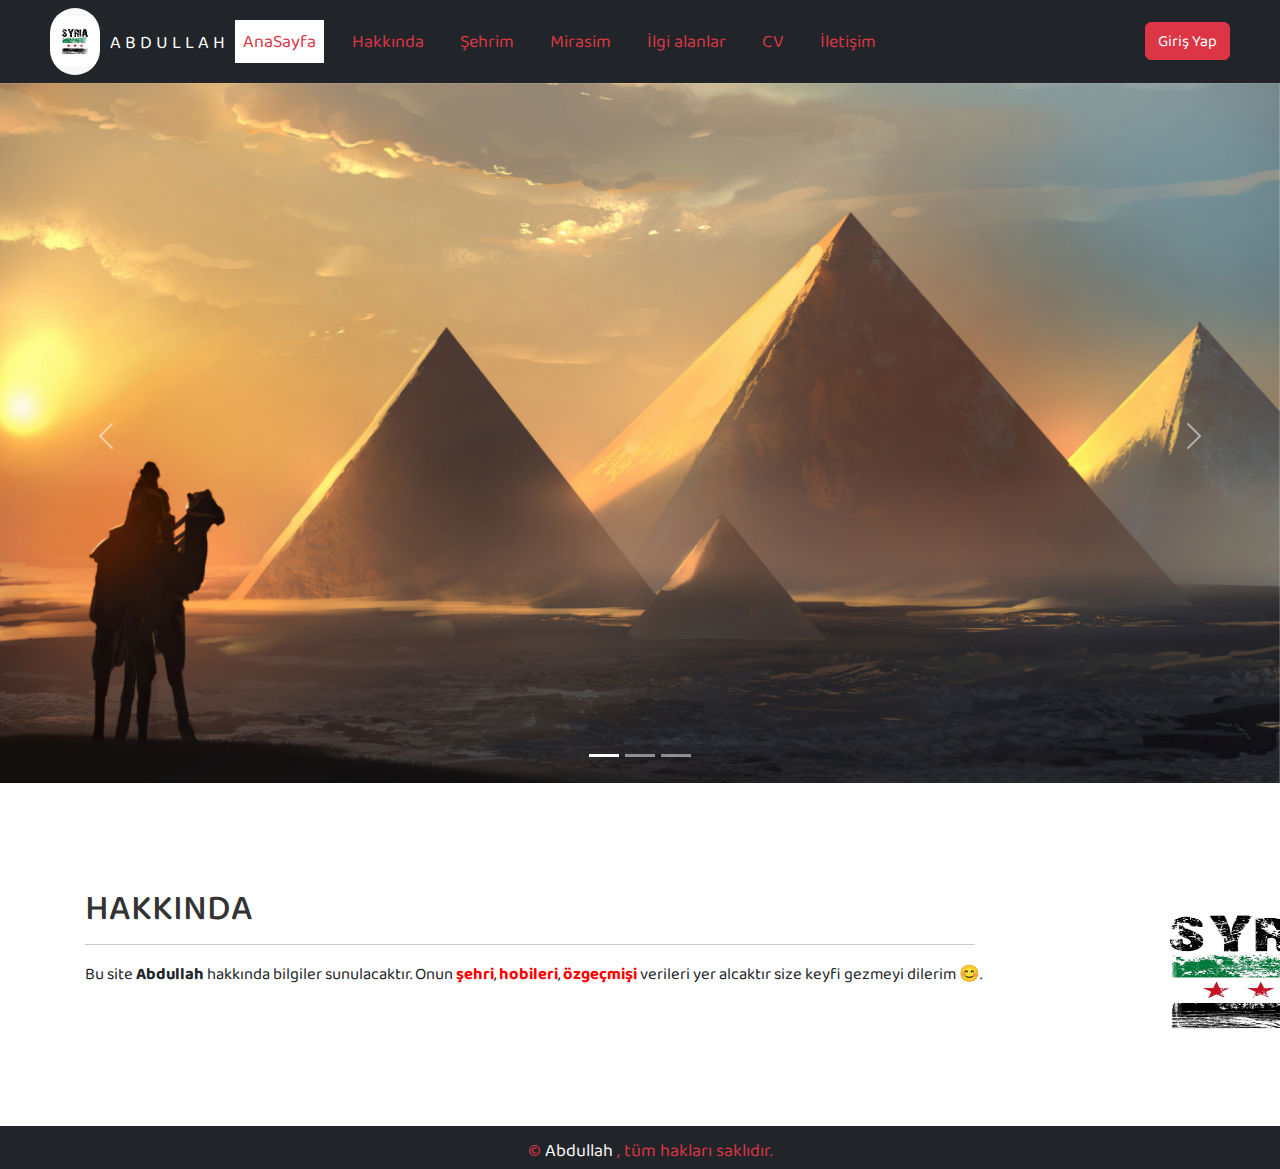
<file: index.html>
<!DOCTYPE html>
<html lang="Tr">
<head>
    <meta charset="UTF-8">
    <meta http-equiv="X-UA-Compatible" content="IE=edge">
    <meta name="viewport" content="width=device-width, initial-scale=1.0">
    <title>ABDULLAH</title>
    <meta name="viewport" content="width=device-width, initial-scale=1">
    <link href="https://cdn.jsdelivr.net/npm/bootstrap@5.1.3/dist/css/bootstrap.min.css" rel="stylesheet">
    <script src="https://cdn.jsdelivr.net/npm/bootstrap@5.1.3/dist/js/bootstrap.bundle.min.js"></script>
    <link rel="stylesheet" href="CSS/ana.css">
    <link rel="stylesheet" href="CSS/normalize.css">
    <link rel="preconnect" href="https://fonts.googleapis.com">
    <link rel="preconnect" href="https://fonts.gstatic.com" crossorigin>
    <link rel="preconnect" href="https://fonts.googleapis.com">
<link rel="preconnect" href="https://fonts.gstatic.com" crossorigin>
<link href="https://fonts.googleapis.com/css2?family=Baloo+Chettan+2:wght@400;600;700&family=Roboto:wght@100&family=Work+Sans:wght@200;300;400;500;600;700;800&display=swap" rel="stylesheet">
</head>
<body>
    <header>
        <nav class="navbar navbar-expand-lg navbar-dark bg-dark">
            <div id="misir" class="me-auto">
              <a href="#"> <img src="images/flat,750x,075,f-pad,750x1000,f8f8f8.jpg" alt="" style="width: 50px" class="rounded-pill"><a
                  href="#hakkında"><span class="moataz">A B D U L L A H</span></a></a>
            </div>
            <button class="navbar-toggler" type="button" data-bs-toggle="collapse" data-bs-target="#navbarNav"
              aria-controls="navbarNav" aria-expanded="false" aria-label="Toggle navigation">
              <span class="navbar-toggler-icon"></span>
            </button>
            <div class="collapse navbar-collapse" id="navbarNav">
              <ul class="navbar-nav">
                <li class="nav-item">
                  <a class="ana nav-link text-danger" href="index.html">AnaSayfa</a>
                </li>
                <li class="nav-item">
                  <a class="hakkında nav-link text-danger" href="hakkında.html">Hakkında</a>
                </li>
                <li class="nav-item">
                  <a class="şehrim nav-link text-danger" href="şehrim.html">Şehrim</a>
                </li>
                <li class="nav-item">
                  <a class="mirasim nav-link text-danger" href="mirasim.html">Mirasim</a>
                </li>
                <li class="nav-item">
                  <a class="ilgi nav-link text-danger " href="ilgiAlanlar.html">İlgi alanlar</a>
                </li>
                <li class="nav-item">
                  <a class="cv nav-link text-danger " href="cv.html">CV</a>
                </li>
                <li class="nav-item">
                  <a class="iletişim nav-link text-danger " href="iletişim.html">İletişim</a>
                </li>
              </ul>
            </div>
            <div class="ms-auto">
              <a href="login.html">
                <form class="giriş">
                  <button class="btn btn-danger" type="button">Giriş Yap</button>
                </form>
              </a>
            </div>
        </nav>
    </header>
   <section class="slider">
    <div id="demo" class="carousel slide" data-bs-ride="carousel">
        <div class="carousel-indicators">
            <button type="button" data-bs-target="#demo" data-bs-slide-to="0" class="active"></button>
            <button type="button" data-bs-target="#demo" data-bs-slide-to="1"></button>
            <button type="button" data-bs-target="#demo" data-bs-slide-to="2"></button>
        </div>
        
        <div class="carousel-inner">
            <div class="carousel-item active">
                <img src="images/pyramids-of-giza-al-1366x768.jpg" alt="Los Angeles" class="d-block w-100" style="height: 700px">
            </div>
            <div class="carousel-item">
                <img src="images/pyramid-digital-art-4k-42.jpg" alt="Chicago" class="d-block w-100" style="height: 700px">
            </div>
            <div class="carousel-item">
                <img src="images/kempinski-hotel-soma-bay-b9108e96-1-e1608202848340.jpg" alt="New York" class="d-block w-100" style="height: 700px">
            </div>
        </div>
        
        <button class="carousel-control-prev" type="button" data-bs-target="#demo" data-bs-slide="prev">
            <span class="carousel-control-prev-icon"></span>
        </button>
        <button class="carousel-control-next" type="button" data-bs-target="#demo" data-bs-slide="next">
            <span class="carousel-control-next-icon"></span>
        </button>
    </div>
</section>

    <br><br>
    <section>
        <div class="container mt-5">
            <a id="hakkında" href="hakkında.html"><h1 class="hakk">HAKKINDA</h1></a>
            <hr class="line">
              <p>Bu site <strong class="moataz">Abdullah</strong>  hakkında bilgiler sunulacaktır. Onun <strong> <a href="şehrim.html">şehri</a></strong>, <strong> <a href="hakkında.html">hobileri</a></strong>, <strong> <a href="cv.html">özgeçmişi</a></strong>  verileri yer alcaktır size keyfi gezmeyi dilerim 😊.
            </p>     
            <img id="mshakkında" src="images/egypt-modern-vector-19048373-removebg-preview.png" class="rounded" alt="MISIR" width="350" height="300"> 
          </div>
    </section>
    <footer>
        <nav class="navbar navbar-expand-sm bg-dark mt-1">
            <div class="container-fluid">
                <div class="mx-auto">
                    <span  class="text-danger">&copy;   </span> <span class="text-light"> Abdullah</span> <span class="text-danger">, tüm hakları saklıdır.</span>
                </div>
                
            </div>
        </nav>
    </footer>
        <!-- Optional Bootstrap JavaScript -->
        <script src="https://stackpath.bootstrapcdn.com/bootstrap/5.0.0-alpha2/js/bootstrap.bundle.min.js"></script>
</body>
</html>
</file>
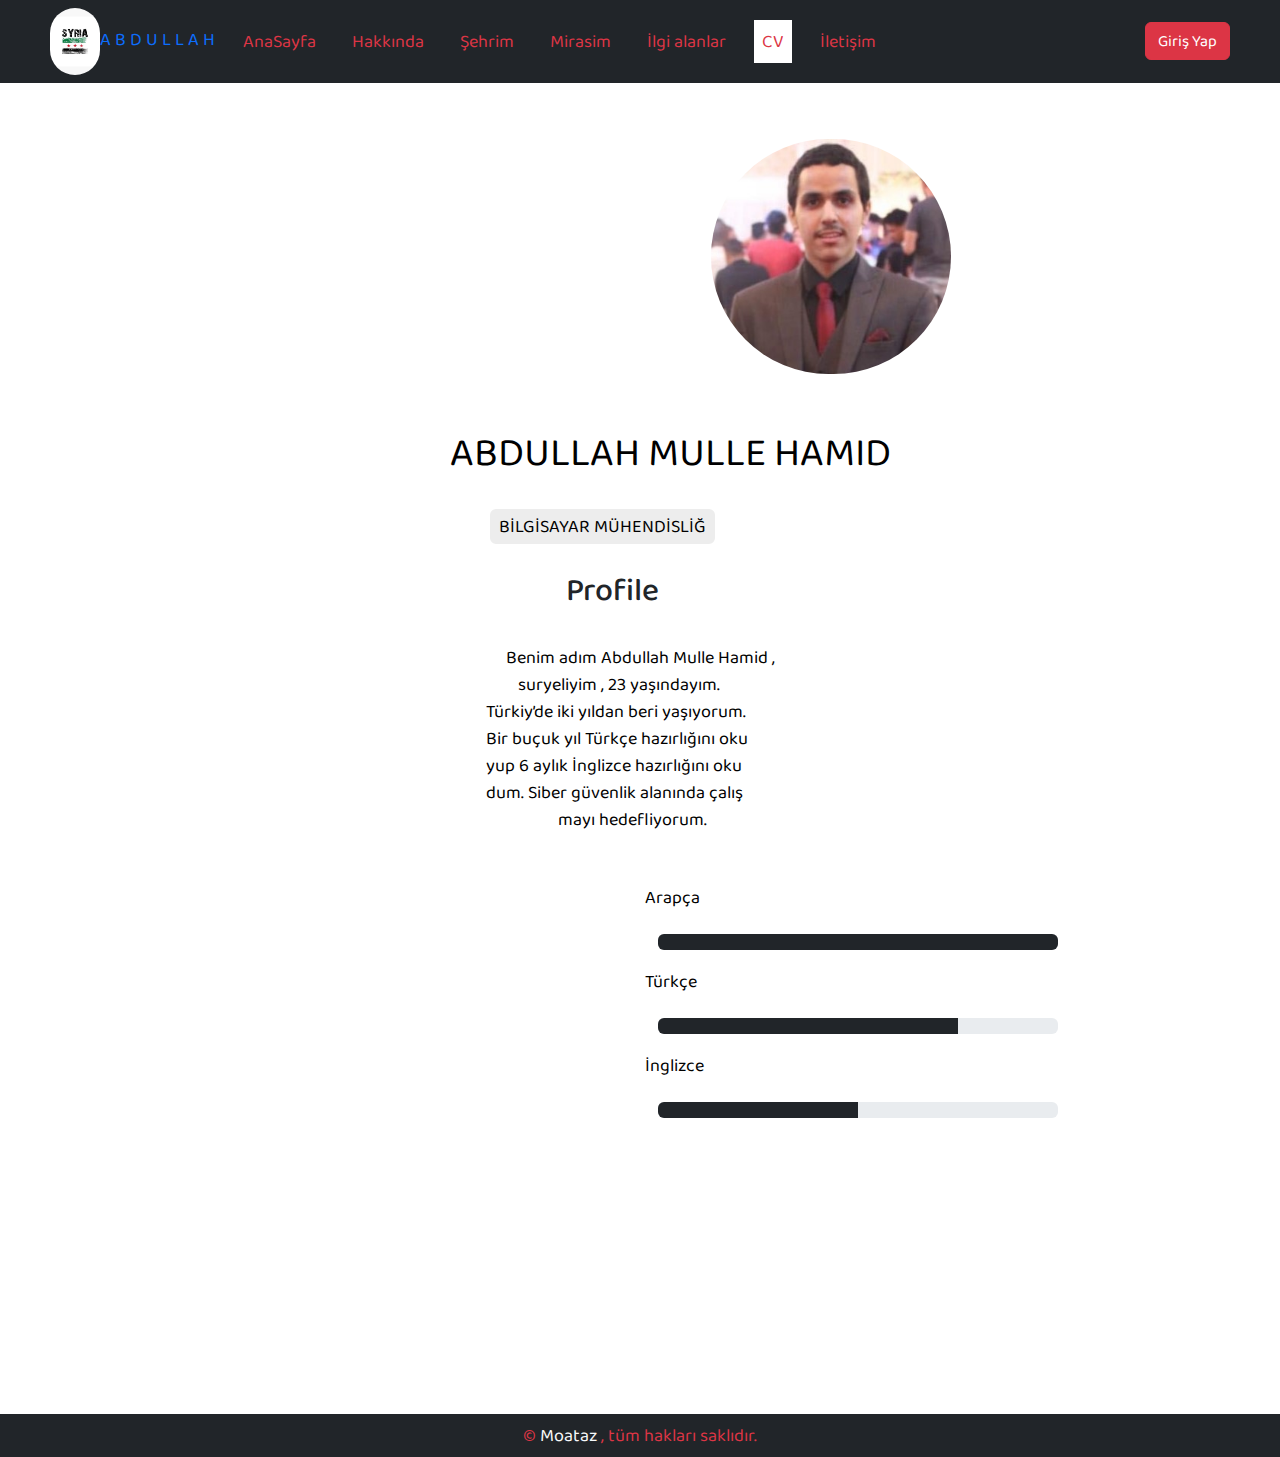
<file: cv.html>
<!DOCTYPE html>
<html lang="Tr">
<head>
    <meta charset="UTF-8">
    <meta http-equiv="X-UA-Compatible" content="IE=edge">
    <meta name="viewport" content="width=device-width, initial-scale=1.0">
    <title>ABDULLAH</title>
    <meta name="viewport" content="width=device-width, initial-scale=1">
    <link href="https://cdn.jsdelivr.net/npm/bootstrap@5.1.3/dist/css/bootstrap.min.css" rel="stylesheet">
    <script src="https://cdn.jsdelivr.net/npm/bootstrap@5.1.3/dist/js/bootstrap.bundle.min.js"></script>
    <link rel="stylesheet" href="CSS/cv.css">
    <link rel="stylesheet" href="CSS/normalize.css">
    <link rel="preconnect" href="https://fonts.googleapis.com">
    <link rel="preconnect" href="https://fonts.gstatic.com" crossorigin>
    <link rel="preconnect" href="https://fonts.googleapis.com">
<link rel="preconnect" href="https://fonts.gstatic.com" crossorigin>
<link href="https://fonts.googleapis.com/css2?family=Baloo+Chettan+2:wght@400;600;700&family=Roboto:wght@100&family=Work+Sans:wght@200;300;400;500;600;700;800&display=swap" rel="stylesheet">
</head>
<body>
    <header>
        <nav class="navbar navbar-expand-lg navbar-dark bg-dark">
            <div id="misir" class="me-auto">
                <a href="#"> <img src="images/flat,750x,075,f-pad,750x1000,f8f8f8.jpg" alt="" style="width: 50px"
                        class="rounded-pill"><a href="#hakkında"><span class="moataz">A B D U L L A H</span></a></a>
            </div>
            <button class="navbar-toggler" type="button" data-bs-toggle="collapse" data-bs-target="#navbarNav"
                aria-controls="navbarNav" aria-expanded="false" aria-label="Toggle navigation">
                <span class="navbar-toggler-icon"></span>
            </button>
            <div class="collapse navbar-collapse" id="navbarNav">
                <ul class="navbar-nav">
                    <li class="nav-item">
                        <a class="ana nav-link text-danger" href="index.html">AnaSayfa</a>
                    </li>
                    <li class="nav-item">
                        <a class="hakkında nav-link text-danger" href="hakkında.html">Hakkında</a>
                    </li>
                    <li class="nav-item">
                        <a class="şehrim nav-link text-danger" href="şehrim.html">Şehrim</a>
                    </li>
                    <li class="nav-item">
                        <a class="mirasim nav-link text-danger" href="mirasim.html">Mirasim</a>
                    </li>
                    <li class="nav-item">
                        <a class="ilgi nav-link text-danger " href="ilgiAlanlar.html">İlgi alanlar</a>
                    </li>
                    <li class="nav-item">
                        <a class="cv nav-link text-danger " href="cv.html">CV</a>
                    </li>
                    <li class="nav-item">
                        <a class="iletişim nav-link text-danger " href="iletişim.html">İletişim</a>
                    </li>
                </ul>
            </div>
            <div class="ms-auto">
                <a href="login.html">
                    <form class="giriş">
                        <button class="btn btn-danger" type="button">Giriş Yap</button>
                    </form>
                </a>
            </div>
        </nav>
    </header>
    <br>
    <section class="A4">
        <div class="container-up-section ">
            <div class="container mt-4 ">
                <a href="#"> <img src="images/IMG_20191004_194524.jpg" alt="" class="personalimg rounded-pill"></a>
            </div>
            <div class="container-mid-section pt-5">
                <aside>
                <span class="Moataz-heading">ABDULLAH MULLE HAMID</span> <br> <br>
                <div class="border-department"> <span class="BİLGİSAYAR-heading">BİLGİSAYAR MÜHENDİSLİĞ</span> </div> <br>
                
                    <h2 class="profile">Profile</h3> <br>
                        <div class="text-profile"></div>
                        <span class="metin">&nbsp; &nbsp; Benim adım Abdullah Mulle Hamid  ,<br> &nbsp; &nbsp; &nbsp; &nbsp;     suryeliyim , 23 yaşındayım. <br> Türkiy’de iki
                            yıldan beri yaşıyorum. <br> Bir buçuk yıl Türkçe hazırlığını oku <br> yup 6 aylık 
                            İnglizce hazırlığını oku <br> dum. Siber güvenlik alanında çalış <br> &nbsp; &nbsp;  &nbsp;  &nbsp; &nbsp; &nbsp; &nbsp; &nbsp; &nbsp;  mayı hedefliyorum.</span>
                </div>
            </aside>
            
            </div>

            <div class="container-under-section">
                <aside>
                      <div class="center">
                        <span>Arapça</span>
                        <div class="progress">
                          <div class="progress-bar bg-dark" style="width:100%"></div>
                        </div>
                       <br>
                        <span>Türkçe</span>
                        <div class="progress">
                          <div class="progress-bar bg-dark" style="width:75%"></div>
                        </div>
                        <br>
                        <span>İnglizce</span>
                        <div class="progress">
                          <div class="progress-bar bg-dark" style="width:50%"></div>
                        </div>
                      </div>

                    </div>    
                  </aside>
            </div>
        </div>
    </section>
    <footer>
        <nav class="navbar navbar-expand-sm bg-dark mt-1">
            <div class="container-fluid">
                <div class="mx-auto">
                    <span  class="text-danger">&copy;   </span> <span class="text-light"> Moataz</span> <span class="text-danger">, tüm hakları saklıdır.</span>
                </div>
                
            </div>
        </nav>
    </footer>
</body>
</html>
</file>
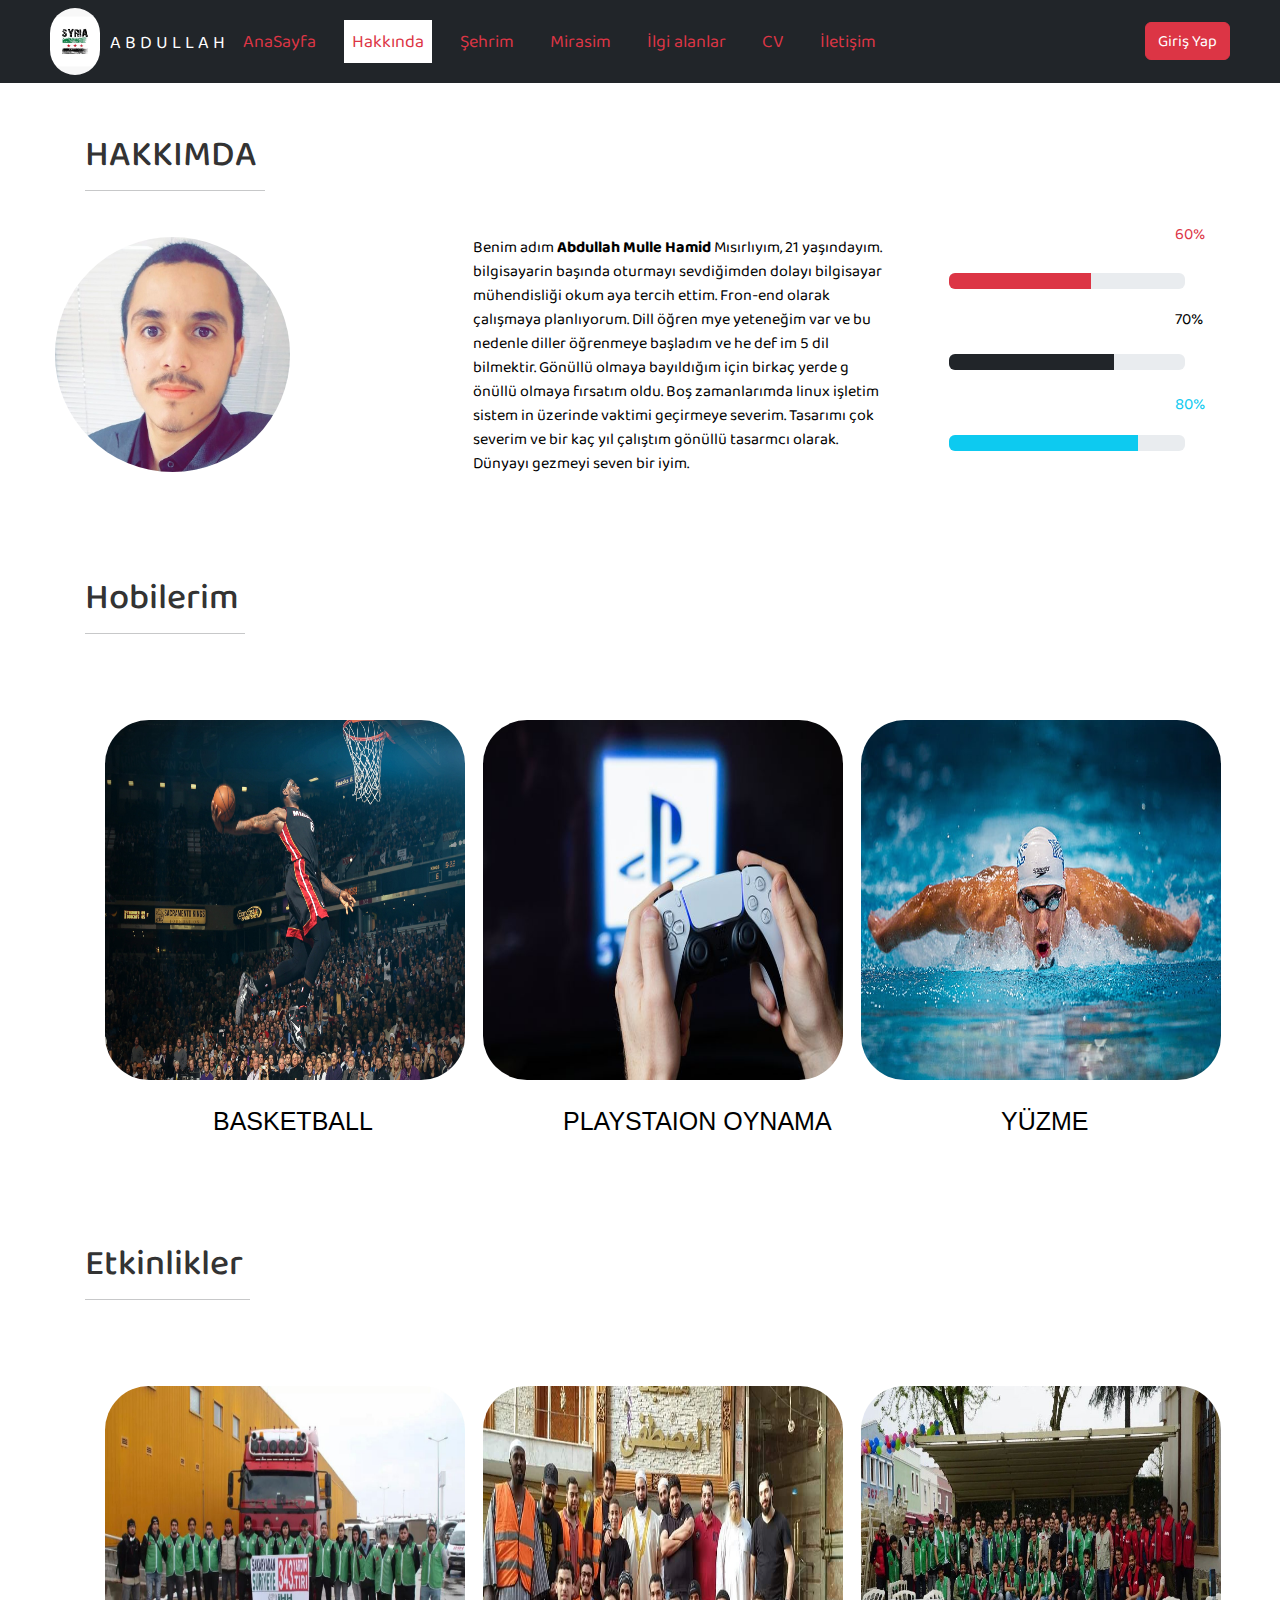
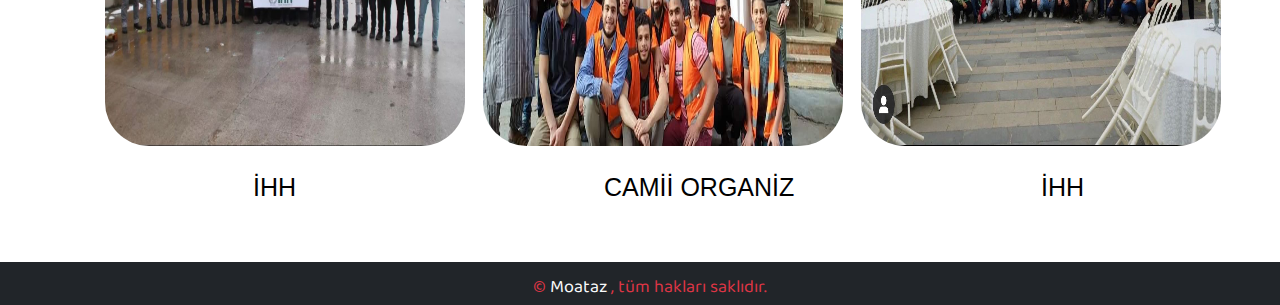
<file: hakkında.html>
<!DOCTYPE html>
<html lang="Tr">
<head>
    <meta charset="UTF-8">
    <meta http-equiv="X-UA-Compatible" content="IE=edge">
    <meta name="viewport" content="width=device-width, initial-scale=1.0">
    <title>ABDULLAH</title>
    <meta name="viewport" content="width=device-width, initial-scale=1">
    <link href="https://cdn.jsdelivr.net/npm/bootstrap@5.1.3/dist/css/bootstrap.min.css" rel="stylesheet">
    <script src="https://cdn.jsdelivr.net/npm/bootstrap@5.1.3/dist/js/bootstrap.bundle.min.js"></script>
    <link rel="stylesheet" href="CSS/hakkında.css">
    <link rel="stylesheet" href="CSS/normalize.css">
    <link rel="preconnect" href="https://fonts.googleapis.com">
    <link rel="preconnect" href="https://fonts.gstatic.com" crossorigin>
    <link rel="preconnect" href="https://fonts.googleapis.com">
<link rel="preconnect" href="https://fonts.gstatic.com" crossorigin>
<link href="https://fonts.googleapis.com/css2?family=Baloo+Chettan+2:wght@400;600;700&family=Roboto:wght@100&family=Work+Sans:wght@200;300;400;500;600;700;800&display=swap" rel="stylesheet">
</head>
<body>
    <header>
      <nav class="navbar navbar-expand-lg navbar-dark bg-dark">
        <div id="misir" class="me-auto">
          <a href="#"> <img src="images/flat,750x,075,f-pad,750x1000,f8f8f8.jpg" alt="" style="width: 50px"
              class="rounded-pill"><a href="#hakkında"><span class="moataz">A B D U L L A H</span></a></a>
        </div>
        <button class="navbar-toggler" type="button" data-bs-toggle="collapse" data-bs-target="#navbarNav"
          aria-controls="navbarNav" aria-expanded="false" aria-label="Toggle navigation">
          <span class="navbar-toggler-icon"></span>
        </button>
        <div class="collapse navbar-collapse" id="navbarNav">
          <ul class="navbar-nav">
            <li class="nav-item">
              <a class="ana nav-link text-danger" href="index.html">AnaSayfa</a>
            </li>
            <li class="nav-item">
              <a class="hakkında nav-link text-danger" href="hakkında.html">Hakkında</a>
            </li>
            <li class="nav-item">
              <a class="şehrim nav-link text-danger" href="şehrim.html">Şehrim</a>
            </li>
            <li class="nav-item">
              <a class="mirasim nav-link text-danger" href="mirasim.html">Mirasim</a>
            </li>
            <li class="nav-item">
              <a class="ilgi nav-link text-danger " href="ilgiAlanlar.html">İlgi alanlar</a>
            </li>
            <li class="nav-item">
              <a class="cv nav-link text-danger " href="cv.html">CV</a>
            </li>
            <li class="nav-item">
              <a class="iletişim nav-link text-danger " href="iletişim.html">İletişim</a>
            </li>
          </ul>
        </div>
        <div class="ms-auto">
          <a href="login.html">
            <form class="giriş">
              <button class="btn btn-danger" type="button">Giriş Yap</button>
            </form>
          </a>
        </div>
      </nav>
    </header>
    <section>
        
    </section>
    <section>
      <div class="container mt-5">
        <a href="hakkında.html">
          <h1 class="title">HAKKIMDA</h1>
        </a>
        <hr class="linehak">
        <div class="container-info">
          <div class="row">
            <div class="col-lg-4">
              <a href="#"><img src="images/Snapchat-128214.jpg" alt="" class="personalimg rounded-pill"></a>
            </div>
            <div class="col-lg-8">
              <div class="metin">
                <span class="cv">Benim adım <strong>Abdullah Mulle Hamid</strong> Mısırlıyım, 21 yaşındayım. bilgisayarin
                  başında oturmayı sevdiğimden dolayı bilgisayar mühendisliği okum
                  aya tercih ettim. Fron-end olarak çalışmaya
                  planlıyorum. Dill öğren
                  mye yeteneğim var ve bu nedenle diller öğrenmeye başladım ve he
                  def im 5 dil bilmektir.
                  Gönüllü olmaya bayıldığım için birkaç yerde g
                  önüllü olmaya fırsatım oldu. Boş zamanlarımda linux işletim sistem
                  in
                  üzerinde vaktimi geçirmeye severim. Tasarımı çok severim ve bir
                  kaç yıl çalıştım gönüllü tasarmcı olarak.
                  Dünyayı gezmeyi seven bir
                  iyim.</span>
                <div class="center">
                  <span>Linux</span>
                  <div class="progress">
                    <div class="progress-bar bg-danger" style="width:60%"></div>
                  </div>
                  <br>
                  <span>Front-end</span>
                  <div class="progress">
                    <div class="progress-bar bg-dark" style="width:70%"></div>
                  </div>
                  <br>
                  <span>Tasarım</span>
                  <div class="progress">
                    <div class="progress-bar bg-info" style="width:80%"></div>
                  </div>
                </div>
                <div class="rightside">
                  <span class="linux">60%</span>
                  <span class="front">70%</span>
                  <span id="tasarım">80%</span>
                </div>
              </div>
            </div>
          </div>
        </div>
      </div>
    </section>

    <br><br>
    <section>
      <div class="hobiler container mt-5">
        <h1 class="title">Hobilerim</h1>
        <hr class="line-hobi">
        <div class="container-mid-section">
          <div class="row">
            <div class="col-md-4">
              <a href="#"><img src="images/basket ball.jpg" alt="" class="yüzme rounded-pill"></a>
              <span class="text">BASKETBALL</span>
            </div>
            <div class="col-md-4">
              <a href="#"><img src="images/playstation.jpg" alt="" class="yüzme2 rounded-pill"></a>
              <span class="text1">PLAYSTAION OYNAMA</span>
            </div>
            <div class="col-md-4">
              <a href="#"><img src="images/michael-phelps-swimmer-olympian-wallpaper-preview.jpg" alt=""
                  class="yüzme3 rounded-pill"></a>
              <span class="text2">YÜZME</span>
            </div>
          </div>
        </div>
      </div>
    </section>

    <br><br>

    <section>
      <div class="hobiler container mt-5">
        <h1 class="title">Etkinlikler</h1>
        <hr class="line-etkin">
        <div class="container-mid-section">
          <div class="row">
            <div class="col-md-4">
              <a href="#"> <img src="images/gönüllü-1.jpg" alt="" class="yüzme rounded-pill"> </a>
              <span class="text3">İHH</span>
            </div>
            <div class="col-md-4">
                <a href="#"> <img src="images/gönüllü-2.jpg" alt="" class="yüzme2 rounded-pill"> </a>
              <span class="text4">CAMİİ ORGANİZ</span>
            </div>
            <div class="col-md-4">
             <a href="#"> <img src="images/gönüllü-3.jpg" alt="" class="yüzme3 rounded-pill"> </a>
              <span class="text5">İHH</span>
            </div>
          </div>
        </div>
      </div>
    </section>

    <!-- <section>
      <div class="etkinlikler container mt-5">
        <h1 class="title">Etkinlikler</h1>
        <hr class="line-etkin">
        <div class="container-end-section">
          <a href="#"> <img src="images/gönüllü-1.jpg" alt="" class="yüzme rounded-pill"> </a>
          <a href="#"> <img src="images/gönüllü-2.jpg" alt="" class="yüzme2 rounded-pill"> </a>
          <a href="#"> <img src="images/gönüllü-3.jpg" alt="" class="yüzme3 rounded-pill"> </a>
        </div>
        <div class="container-text">
          <span class="text3">İHH</span>
          <span class="text4">CAMİİ ORGANİZ-</span>
          <span class="text5">İHH</span>
        </div>
      </div>
    </section> -->
    <br><br>
    <footer>
        <nav class="navbar navbar-expand-sm bg-dark mt-1">
            <div class="container-fluid">
                <div class="mx-auto">
                    <span  class="text-danger">&copy;   </span> <span class="text-light"> Moataz</span> <span class="text-danger">, tüm hakları saklıdır.</span>
                </div>
                
            </div>
        </nav>
    </footer>
</body>
</html>
</file>
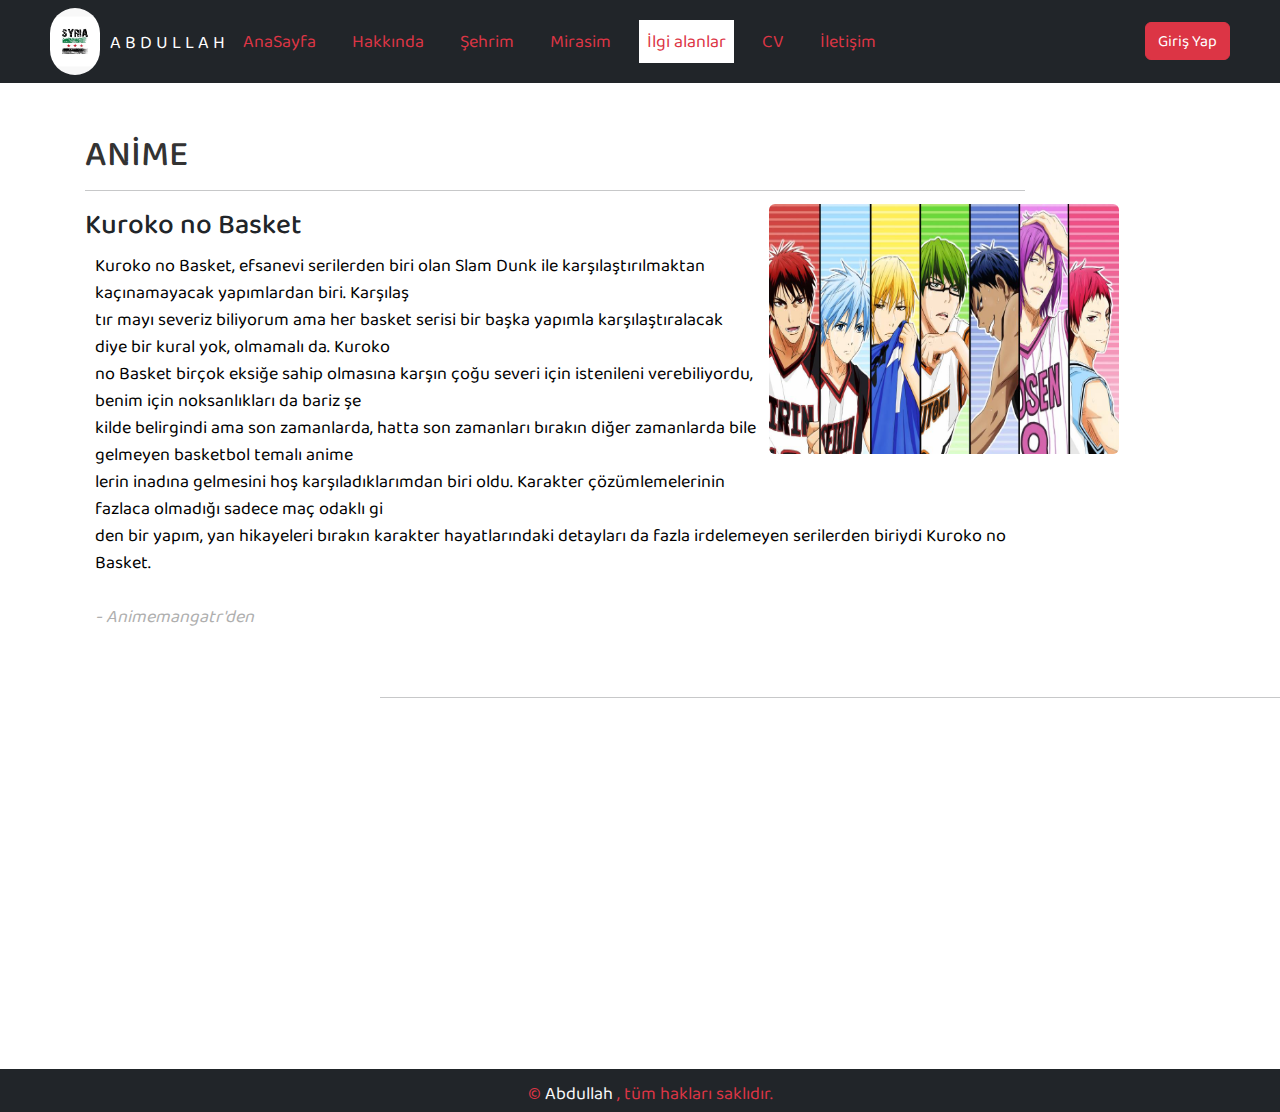
<file: ilgiAlanlar.html>
<!DOCTYPE html>
<html lang="Tr">
<head>
    <meta charset="UTF-8">
    <meta http-equiv="X-UA-Compatible" content="IE=edge">
    <meta name="viewport" content="width=device-width, initial-scale=1.0">
    <title>ABDULLAH</title>
    <meta name="viewport" content="width=device-width, initial-scale=1">
    <link href="https://cdn.jsdelivr.net/npm/bootstrap@5.1.3/dist/css/bootstrap.min.css" rel="stylesheet">
    <script src="https://cdn.jsdelivr.net/npm/bootstrap@5.1.3/dist/js/bootstrap.bundle.min.js"></script>
    <link rel="stylesheet" href="CSS/ilgiAlanlar.css">
    <link rel="stylesheet" href="CSS/normalize.css">
    <link rel="preconnect" href="https://fonts.googleapis.com">
    <link rel="preconnect" href="https://fonts.gstatic.com" crossorigin>
    <link rel="preconnect" href="https://fonts.googleapis.com">
<link rel="preconnect" href="https://fonts.gstatic.com" crossorigin>
<link href="https://fonts.googleapis.com/css2?family=Baloo+Chettan+2:wght@400;600;700&family=Roboto:wght@100&family=Work+Sans:wght@200;300;400;500;600;700;800&display=swap" rel="stylesheet">
</head>
<body>
    <header>
        <nav class="navbar navbar-expand-lg navbar-dark bg-dark">
            <div id="misir" class="me-auto">
                <a href="#"> <img src="images/flat,750x,075,f-pad,750x1000,f8f8f8.jpg" alt="" style="width: 50px"
                        class="rounded-pill"><a href="#hakkında"><span class="moataz">A B D U L L A H</span></a></a>
            </div>
            <button class="navbar-toggler" type="button" data-bs-toggle="collapse" data-bs-target="#navbarNav"
                aria-controls="navbarNav" aria-expanded="false" aria-label="Toggle navigation">
                <span class="navbar-toggler-icon"></span>
            </button>
            <div class="collapse navbar-collapse" id="navbarNav">
                <ul class="navbar-nav">
                    <li class="nav-item">
                        <a class="ana nav-link text-danger" href="index.html">AnaSayfa</a>
                    </li>
                    <li class="nav-item">
                        <a class="hakkında nav-link text-danger" href="hakkında.html">Hakkında</a>
                    </li>
                    <li class="nav-item">
                        <a class="şehrim nav-link text-danger" href="şehrim.html">Şehrim</a>
                    </li>
                    <li class="nav-item">
                        <a class="mirasim nav-link text-danger" href="mirasim.html">Mirasim</a>
                    </li>
                    <li class="nav-item">
                        <a class="ilgi nav-link text-danger " href="ilgiAlanlar.html">İlgi alanlar</a>
                    </li>
                    <li class="nav-item">
                        <a class="cv nav-link text-danger " href="cv.html">CV</a>
                    </li>
                    <li class="nav-item">
                        <a class="iletişim nav-link text-danger " href="iletişim.html">İletişim</a>
                    </li>
                </ul>
            </div>
            <div class="ms-auto">
                <a href="login.html">
                    <form class="giriş">
                        <button class="btn btn-danger" type="button">Giriş Yap</button>
                    </form>
                </a>
            </div>
        </nav>
    </header>
    
    <aside class="photos"> 
      <img id="el-ezhar" src="images/kurokunu.jpg" class="rounded" alt="MISIR" width="350" height="250"> 
    </aside>
   
    <section>
      <div class="container mt-5">
        <h1 class="mısır-gezilecek">ANİME</h1>
        <hr class="line"
        <div class="container mt-3">
          <h3 class="Ramy">Kuroko no Basket</h3>
          <span class="el-Ezher-metin">
            Kuroko no Basket, efsanevi serilerden biri olan Slam Dunk ile 
            karşılaştırılmaktan kaçınamayacak yapımlardan biri. Karşılaş <br> tır mayı 
            severiz biliyorum ama her basket serisi bir başka yapımla karşılaştıralacak
             diye bir kural yok, olmamalı da. Kuroko <br> no Basket birçok eksiğe sahip olmasına 
             karşın çoğu severi için istenileni verebiliyordu, benim için noksanlıkları da 
             bariz şe <br> kilde belirgindi ama son zamanlarda, hatta son zamanları bırakın diğer 
             zamanlarda bile gelmeyen basketbol temalı anime <br> lerin inadına gelmesini hoş karşıladıklarımdan
              biri oldu. Karakter çözümlemelerinin fazlaca olmadığı sadece maç odaklı gi <br> den bir yapım,
               yan hikayeleri bırakın karakter hayatlarındaki detayları da fazla irdelemeyen serilerden
                biriydi Kuroko no <br> Basket. 
                </span>
          <br> <br> <cite> <a href="https://animemangatr.com/konu/5114-kuroko-no-basket/"><span class="vikipedi">- Animemangatr'den</span></a></cite>
         
        </div>
      </div>
    </section>
    <br> <br> <hr class="separation">
    <br> <br><br><br><br> <br><br><br><br><br><br><br><br>
    <footer>
        <nav class="navbar navbar-expand-sm bg-dark mt-1">
            <div class="container-fluid">
                <div class="mx-auto">
                    <span  class="text-danger">&copy;   </span> <span class="text-light"> Abdullah</span> <span class="text-danger">, tüm hakları saklıdır.</span>
                </div>
                
            </div>
        </nav>
    </footer>
</body>
</html>
</file>
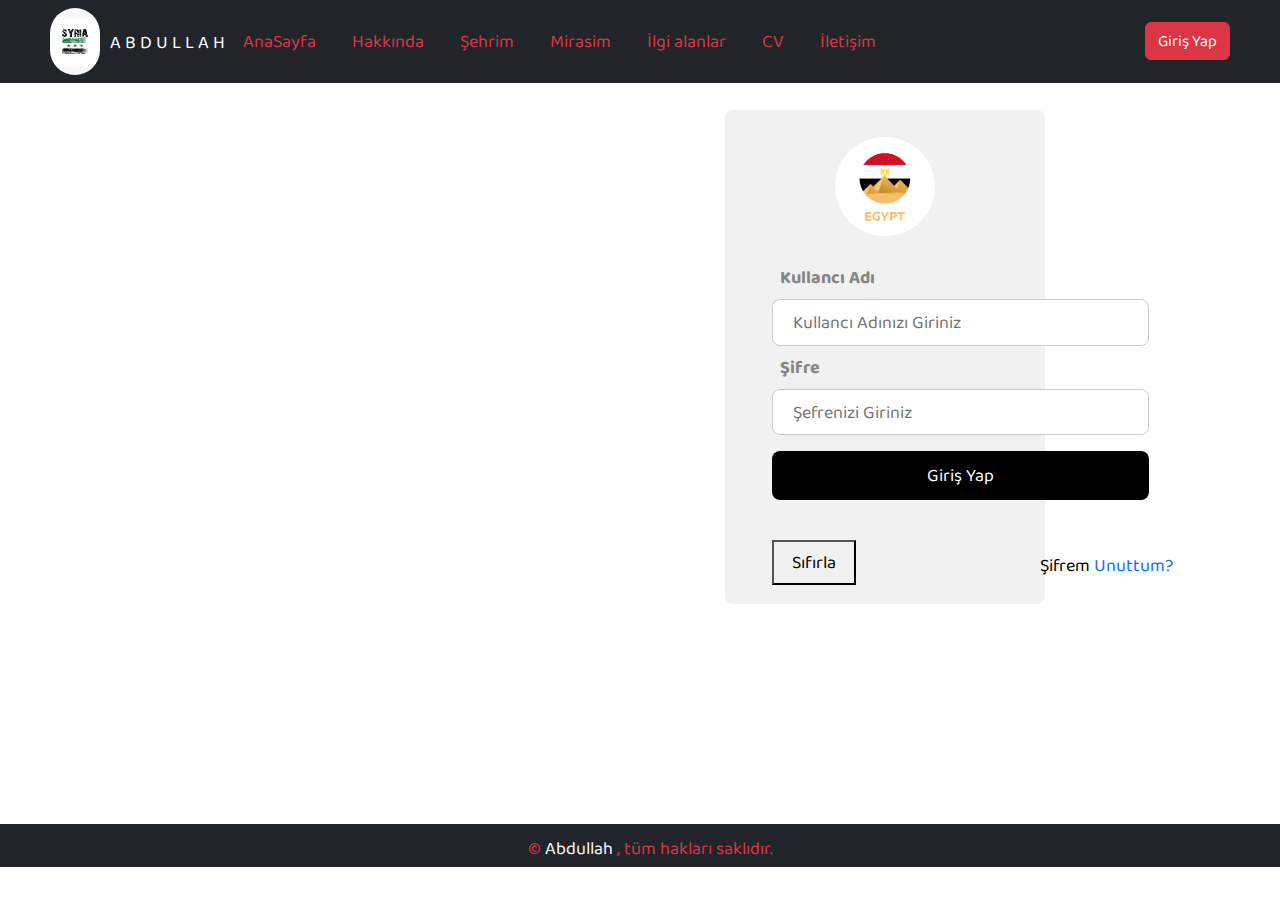
<file: login.html>
<!DOCTYPE html>
<html lang="Tr">
<head>
    <meta charset="UTF-8">
    <meta http-equiv="X-UA-Compatible" content="IE=edge">
    <meta name="viewport" content="width=device-width, initial-scale=1.0">
    <title>ABDULLAH</title>
    <meta name="viewport" content="width=device-width, initial-scale=1">
    <link href="https://cdn.jsdelivr.net/npm/bootstrap@5.1.3/dist/css/bootstrap.min.css" rel="stylesheet">
    <script src="https://cdn.jsdelivr.net/npm/bootstrap@5.1.3/dist/js/bootstrap.bundle.min.js"></script>
    <link rel="stylesheet" href="CSS/login.css">
    <link rel="stylesheet" href="CSS/normalize.css">
    <link rel="preconnect" href="https://fonts.googleapis.com">
    <link rel="preconnect" href="https://fonts.gstatic.com" crossorigin>
    <link rel="preconnect" href="https://fonts.googleapis.com">
<link rel="preconnect" href="https://fonts.gstatic.com" crossorigin>
<link href="https://fonts.googleapis.com/css2?family=Baloo+Chettan+2:wght@400;600;700&family=Roboto:wght@100&family=Work+Sans:wght@200;300;400;500;600;700;800&display=swap" rel="stylesheet">
</head>
<body>
    <header>
        <nav class="navbar navbar-expand-lg navbar-dark bg-dark">
            <div id="misir" class="me-auto">
                <a href="#"> <img src="images/flat,750x,075,f-pad,750x1000,f8f8f8.jpg" alt="" style="width: 50px"
                        class="rounded-pill"><a href="#hakkında"><span class="moataz">A B D U L L A H</span></a></a>
            </div>
            <button class="navbar-toggler" type="button" data-bs-toggle="collapse" data-bs-target="#navbarNav"
                aria-controls="navbarNav" aria-expanded="false" aria-label="Toggle navigation">
                <span class="navbar-toggler-icon"></span>
            </button>
            <div class="collapse navbar-collapse" id="navbarNav">
                <ul class="navbar-nav">
                    <li class="nav-item">
                        <a class="ana nav-link text-danger" href="index.html">AnaSayfa</a>
                    </li>
                    <li class="nav-item">
                        <a class="hakkında nav-link text-danger" href="hakkında.html">Hakkında</a>
                    </li>
                    <li class="nav-item">
                        <a class="şehrim nav-link text-danger" href="şehrim.html">Şehrim</a>
                    </li>
                    <li class="nav-item">
                        <a class="mirasim nav-link text-danger" href="mirasim.html">Mirasim</a>
                    </li>
                    <li class="nav-item">
                        <a class="ilgi nav-link text-danger " href="ilgiAlanlar.html">İlgi alanlar</a>
                    </li>
                    <li class="nav-item">
                        <a class="cv nav-link text-danger " href="cv.html">CV</a>
                    </li>
                    <li class="nav-item">
                        <a class="iletişim nav-link text-danger " href="iletişim.html">İletişim</a>
                    </li>
                </ul>
            </div>
            <div class="ms-auto">
                <a href="login.html">
                    <form class="giriş">
                        <button class="btn btn-danger" type="button">Giriş Yap</button>
                    </form>
                </a>
            </div>
        </nav>
    </header>
   <section>
     <br>
    <form action="login.php" method="post">
      <div class="imgcontainer">
        <a href="#"> <img src="images/egypt-modern-vector-19048373.jpg" alt="" class="personalimg rounded-pill"></a>
      </div>
    
      <div class="container">
        <label for="kullancı"><b>Kullancı Adı</b></label>
        <input type="text" placeholder="Kullancı Adınızı Giriniz" name="kullancı">
        <label for="şifre"><b>Şifre</b></label>
        <input type="password" placeholder="Şefrenizi Giriniz" name="şifre">
            
        <button type="submit" name="submit">Giriş Yap</button>
      </div>
    
      <div class="container">
        <button type="reset" class="Reset">Sıfırla</button>
        <span class="şifre">Şifrem <a href="">Unuttum?</a></span>
      </div>
    </form>
    <br> <br> <br><br><br><br><br><br>
   </section>
    <footer>
        <nav class="navbar navbar-expand-sm bg-dark mt-1">
            <div class="container-fluid">
                <div class="mx-auto">
                    <span  class="text-danger">&copy;   </span> <span class="text-light"> Abdullah</span> <span class="text-danger">, tüm hakları saklıdır.</span>
                </div>
                
            </div>
        </nav>
    </footer>
</body>
</html>
</file>
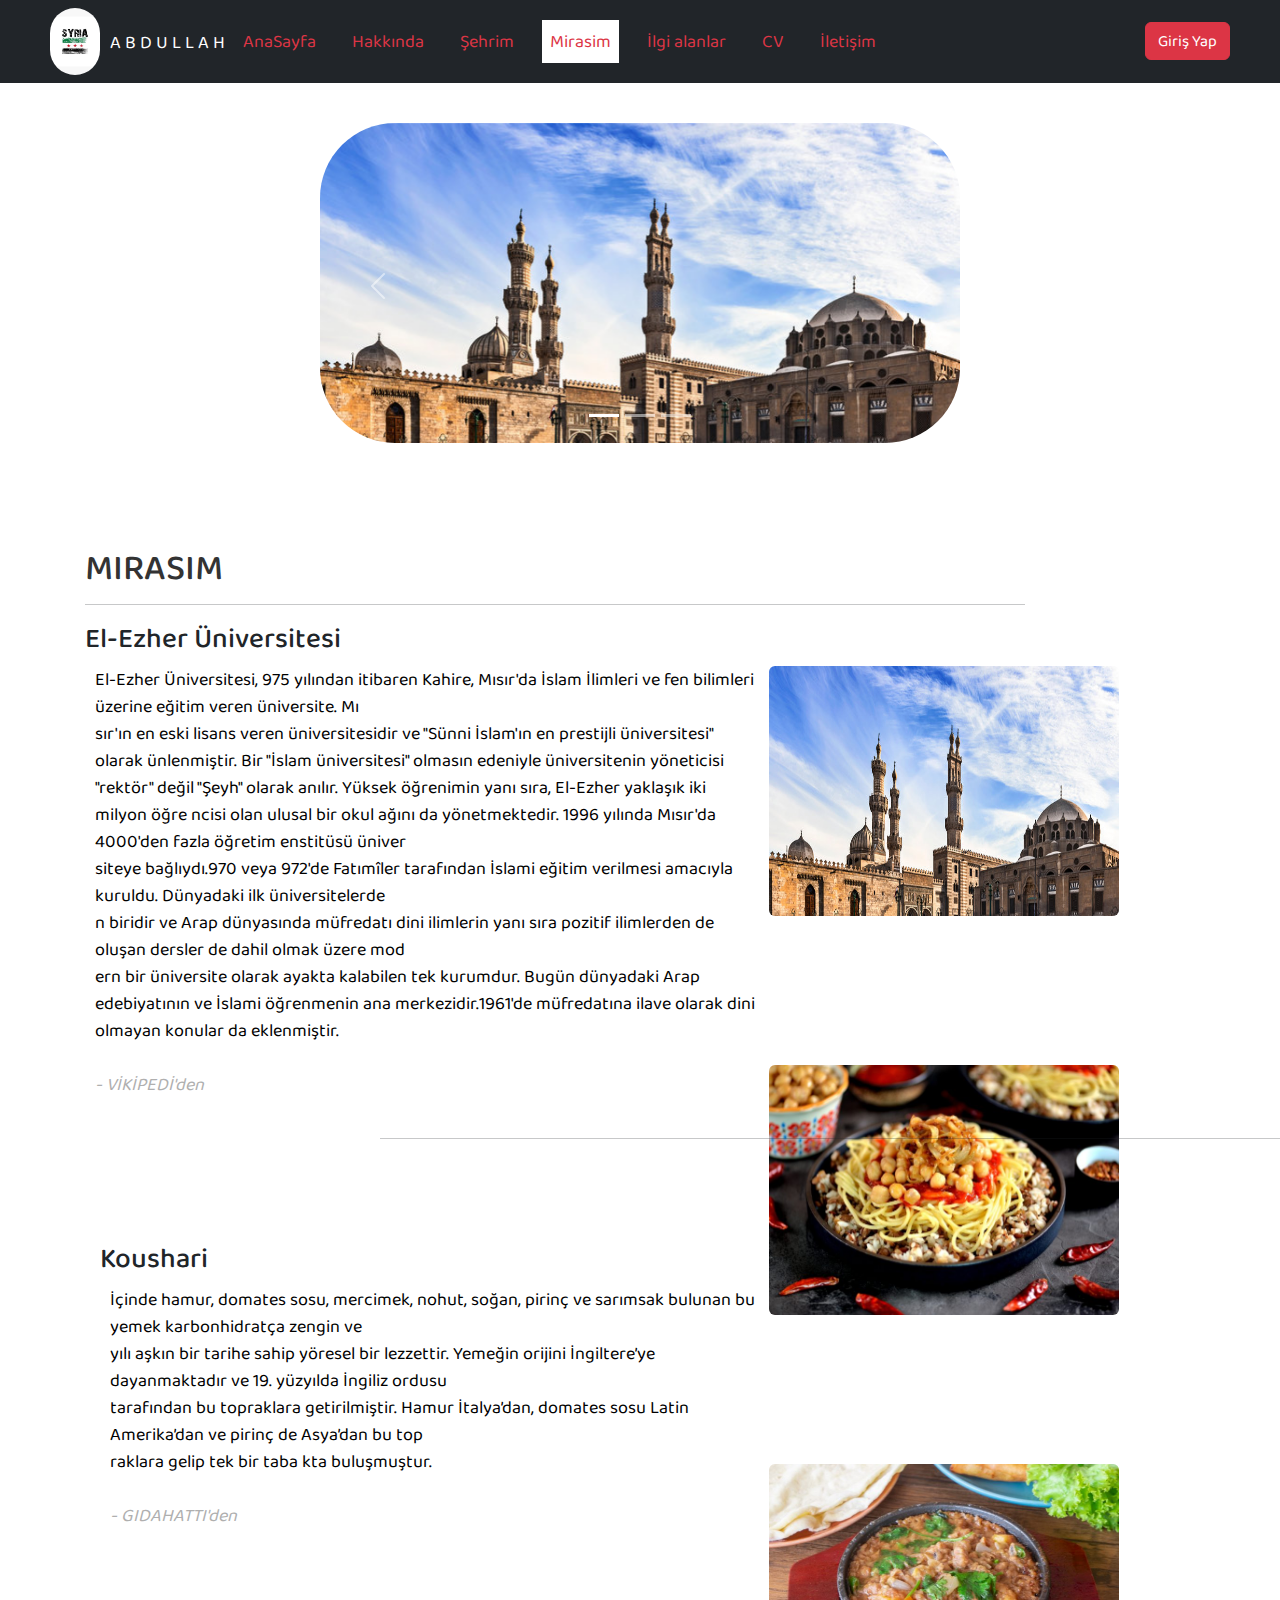
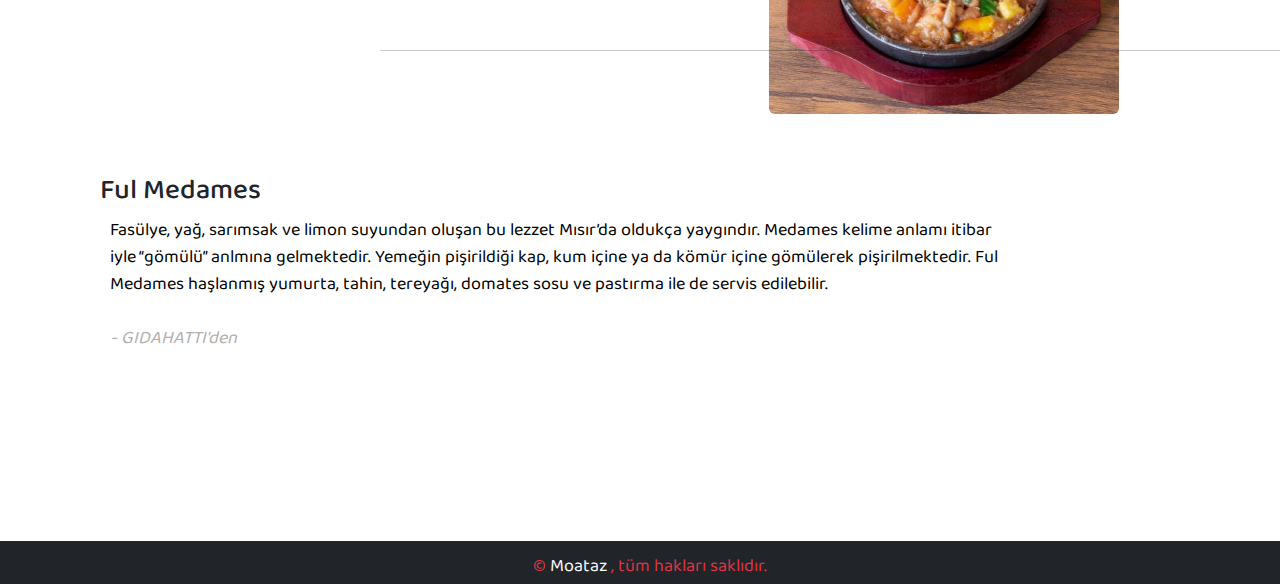
<file: mirasim.html>
<!DOCTYPE html>
<html lang="Tr">
<head>
    <meta charset="UTF-8">
    <meta http-equiv="X-UA-Compatible" content="IE=edge">
    <meta name="viewport" content="width=device-width, initial-scale=1.0">
    <title>ABDULLAH</title>
    <meta name="viewport" content="width=device-width, initial-scale=1">
    <link href="https://cdn.jsdelivr.net/npm/bootstrap@5.1.3/dist/css/bootstrap.min.css" rel="stylesheet">
    <script src="https://cdn.jsdelivr.net/npm/bootstrap@5.1.3/dist/js/bootstrap.bundle.min.js"></script>
    <link rel="stylesheet" href="CSS/mirasim.css">
    <link rel="stylesheet" href="CSS/normalize.css">
    <link rel="preconnect" href="https://fonts.googleapis.com">
    <link rel="preconnect" href="https://fonts.gstatic.com" crossorigin>
    <link rel="preconnect" href="https://fonts.googleapis.com">
<link rel="preconnect" href="https://fonts.gstatic.com" crossorigin>
<link href="https://fonts.googleapis.com/css2?family=Baloo+Chettan+2:wght@400;600;700&family=Roboto:wght@100&family=Work+Sans:wght@200;300;400;500;600;700;800&display=swap" rel="stylesheet">
</head>
<body>
  <header>
    <nav class="navbar navbar-expand-lg navbar-dark bg-dark">
      <div id="misir" class="me-auto">
        <a href="#"> <img src="images/flat,750x,075,f-pad,750x1000,f8f8f8.jpg" alt="" style="width: 50px"
            class="rounded-pill"><a href="#hakkında"><span class="moataz">A B D U L L A H</span></a></a>
      </div>
      <button class="navbar-toggler" type="button" data-bs-toggle="collapse" data-bs-target="#navbarNav"
        aria-controls="navbarNav" aria-expanded="false" aria-label="Toggle navigation">
        <span class="navbar-toggler-icon"></span>
      </button>
      <div class="collapse navbar-collapse" id="navbarNav">
        <ul class="navbar-nav">
          <li class="nav-item">
            <a class="ana nav-link text-danger" href="index.html">AnaSayfa</a>
          </li>
          <li class="nav-item">
            <a class="hakkında nav-link text-danger" href="hakkında.html">Hakkında</a>
          </li>
          <li class="nav-item">
            <a class="şehrim nav-link text-danger" href="şehrim.html">Şehrim</a>
          </li>
          <li class="nav-item">
            <a class="mirasim nav-link text-danger" href="mirasim.html">Mirasim</a>
          </li>
          <li class="nav-item">
            <a class="ilgi nav-link text-danger " href="ilgiAlanlar.html">İlgi alanlar</a>
          </li>
          <li class="nav-item">
            <a class="cv nav-link text-danger " href="cv.html">CV</a>
          </li>
          <li class="nav-item">
            <a class="iletişim nav-link text-danger " href="iletişim.html">İletişim</a>
          </li>
        </ul>
      </div>
      <div class="ms-auto">
        <a href="login.html">
          <form class="giriş">
            <button class="btn btn-danger" type="button">Giriş Yap</button>
          </form>
        </a>
      </div>
    </nav>
  </header>

  <section class="photos">
    <div id="demo" class="carousel slide" data-bs-ride="carousel">
  
      <div class="carousel-indicators">
        <button type="button" data-bs-target="#demo" data-bs-slide-to="0" class="active"></button>
        <button type="button" data-bs-target="#demo" data-bs-slide-to="1"></button>
        <button type="button" data-bs-target="#demo" data-bs-slide-to="2"></button>
      </div>
  
      <div class="carousel-inner">
        <div class="carousel-item active">
          <a href="#el-ezhar">
            <img src="images/Al_Azhar1.jpg" alt="Los Angeles" class="d-block w-100 img-fluid">
          </a>
        </div>
        <div class="carousel-item">
          <a href="#koushari">
            <img src="images/misir-yemekleri-koushari.jpg" alt="Chicago" class="d-block w-100 img-fluid">
          </a>
        </div>
        <div class="carousel-item">
          <a href="#ful">
            <img src="images/misir-yemekleri-ful.jpg" alt="New York" class="d-block w-100 img-fluid">
          </a>
        </div>
      </div>
  
      <button class="carousel-control-prev" type="button" data-bs-target="#demo" data-bs-slide="prev">
        <span class="carousel-control-prev-icon"></span>
      </button>
      <button class="carousel-control-next" type="button" data-bs-target="#demo" data-bs-slide="next">
        <span class="carousel-control-next-icon"></span>
      </button>
    </div>
  </section>

  <br><br>
  <section>

    <aside class="photos"> 
      <img id="el-ezhar" src="images/Al_Azhar1.jpg" class="rounded" alt="MISIR" width="350" height="250"> 
      <img  id="koushari" src="images/misir-yemekleri-koushari.jpg" class="rounded" alt="MISIR" width="350" height="250"> 
      <img  id="ful" src="images/misir-yemekleri-ful.jpg" class="rounded" alt="MISIR" width="350" height="250">
    </aside>
   
    <section>
      <div class="container mt-5">
        <h1 class="mısır-gezilecek">MIRASIM</h1>
        <hr class="line"
        <div class="container mt-3">
          <h3 class="Ramy">El-Ezher Üniversitesi</h3>
          <span class="el-Ezher-metin">
            El-Ezher Üniversitesi, 975 yılından itibaren Kahire, Mısır'da İslam İlimleri ve 
            fen bilimleri üzerine eğitim veren üniversite. Mı <br> sır'ın en eski lisans veren
             üniversitesidir ve "Sünni İslam'ın en prestijli üniversitesi" olarak ünlenmiştir.
            Bir "İslam üniversitesi" olmasın edeniyle üniversitenin yöneticisi "rektör" değil "Şeyh" olarak 
            anılır. Yüksek öğrenimin yanı sıra, El-Ezher yaklaşık iki <br> milyon öğre ncisi olan ulusal bir okul
            ağını da yönetmektedir. 1996 yılında Mısır'da 4000'den fazla öğretim enstitüsü üniver <br> siteye
            bağlıydı.970 veya 972'de Fatımîler tarafından İslami eğitim verilmesi amacıyla kuruldu. Dünyadaki
            ilk üniversitelerde <br> n biridir ve Arap dünyasında müfredatı dini ilimlerin yanı sıra pozitif 
            ilimlerden de oluşan dersler de dahil olmak üzere mod <br> ern bir üniversite olarak ayakta kalabilen
            tek kurumdur. Bugün dünyadaki Arap edebiyatının ve İslami öğrenmenin ana merkezidir.1961'de
            müfredatına ilave olarak dini olmayan konular da eklenmiştir.  
          </span>
          <br> <br> <cite> <a href="https://tr.wikipedia.org/wiki/El-Ezher_%C3%9Cniversitesi"><span class="vikipedi">- VİKİPEDİ'den</span></a></cite>
         
        </div>
      </div>
    </section>
    <br> <hr class="separation">
   
    <section>
      <div class="container mt-5">
        <div class="container mt-3">
          <br><br>
          <h3 class="Ramy">Koushari</h3>
          <span class="el-Ezher-metin">
            İçinde hamur, domates sosu, mercimek, nohut, soğan, pirinç ve sarımsak 
            bulunan bu yemek karbonhidratça zengin ve <br> yılı aşkın bir tarihe 
            sahip yöresel bir lezzettir. Yemeğin orijini İngiltere’ye dayanmaktadır
             ve 19. yüzyılda İngiliz ordusu <br> tarafından bu topraklara getirilmiştir.
              Hamur İtalya’dan, domates sosu Latin Amerika’dan ve pirinç de Asya’dan
             bu top <br> raklara gelip tek bir taba kta buluşmuştur.
          </span>
          <br> <br><cite> <a href="https://www.gidahatti.com/misir-yemekleri-ve-misir-mutfak-kulturu-142129/"><span class="vikipedi">- GIDAHATTI'den</span></a></cite>
        </div>
      </div>
    </section>
       <br><br><br><br><hr class="separation"><br>
    <section>
      <div class="container mt-4">
        <div class="container mt-3">
          <br><br>
          <h3 class="Ramy">Ful Medames</h3>
          <span class="el-Ezher-metin">
            Fasülye, yağ, sarımsak ve limon suyundan oluşan bu lezzet Mısır’da
             oldukça yaygındır. Medames kelime anlamı itibar <br> iyle “gömülü” anlmına
              gelmektedir. Yemeğin pişirildiği kap, kum içine ya da kömür içine 
              gömülerek pişirilmektedir. Ful <br> Medames haşlanmış yumurta, tahin, 
              tereyağı, domates sosu ve pastırma ile de servis edilebilir.
          </span>
          <br> <br> <cite> <a href="https://www.gidahatti.com/misir-yemekleri-ve-misir-mutfak-kulturu-142129/"><span class="vikipedi">- GIDAHATTI'den</span></a></cite>
        </div>
      </div>
    </section>
    <br><br><br><br><br><br><br>
    <footer>
        <nav class="navbar navbar-expand-sm bg-dark mt-1">
            <div class="container-fluid">
                <div class="mx-auto">
                    <span  class="text-danger">&copy;   </span> <span class="text-light"> Moataz</span> <span class="text-danger">, tüm hakları saklıdır.</span>
                </div>
                
            </div>
        </nav>
    </footer>
</body>
</html>
</file>
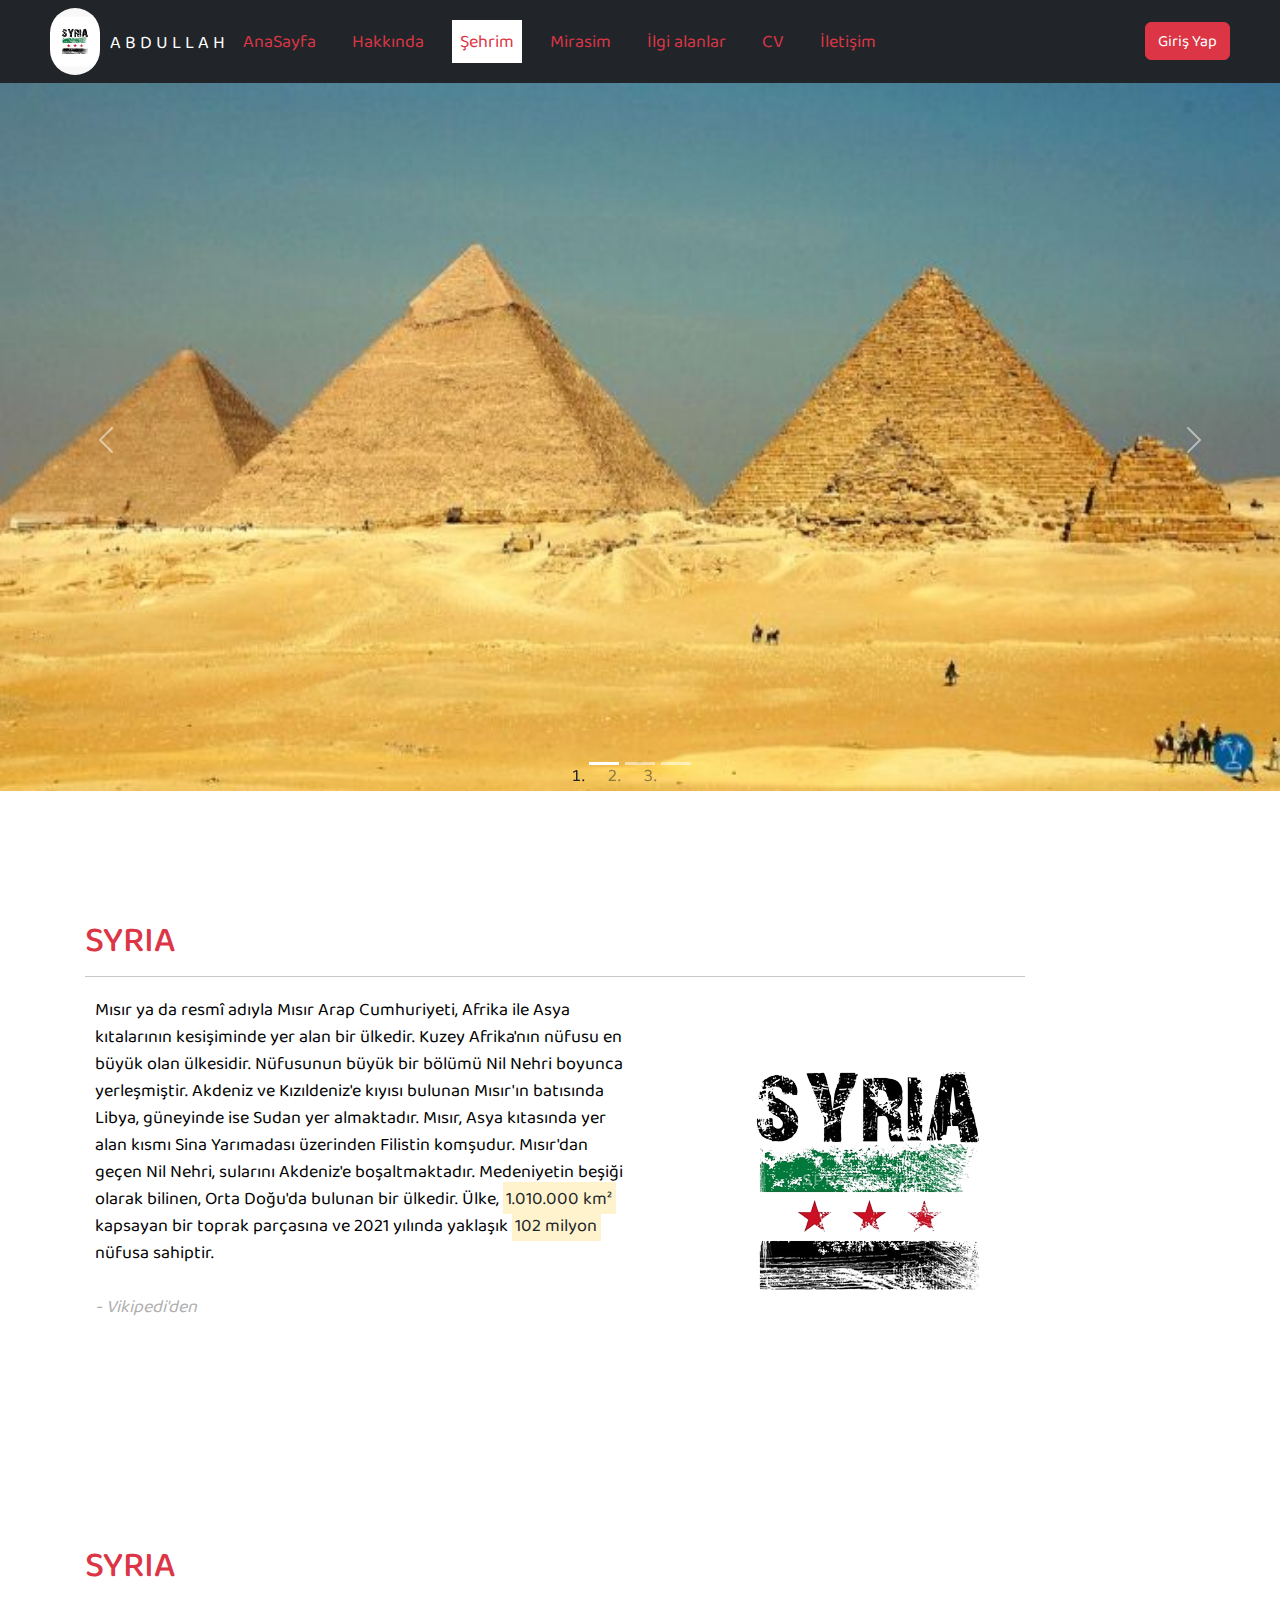
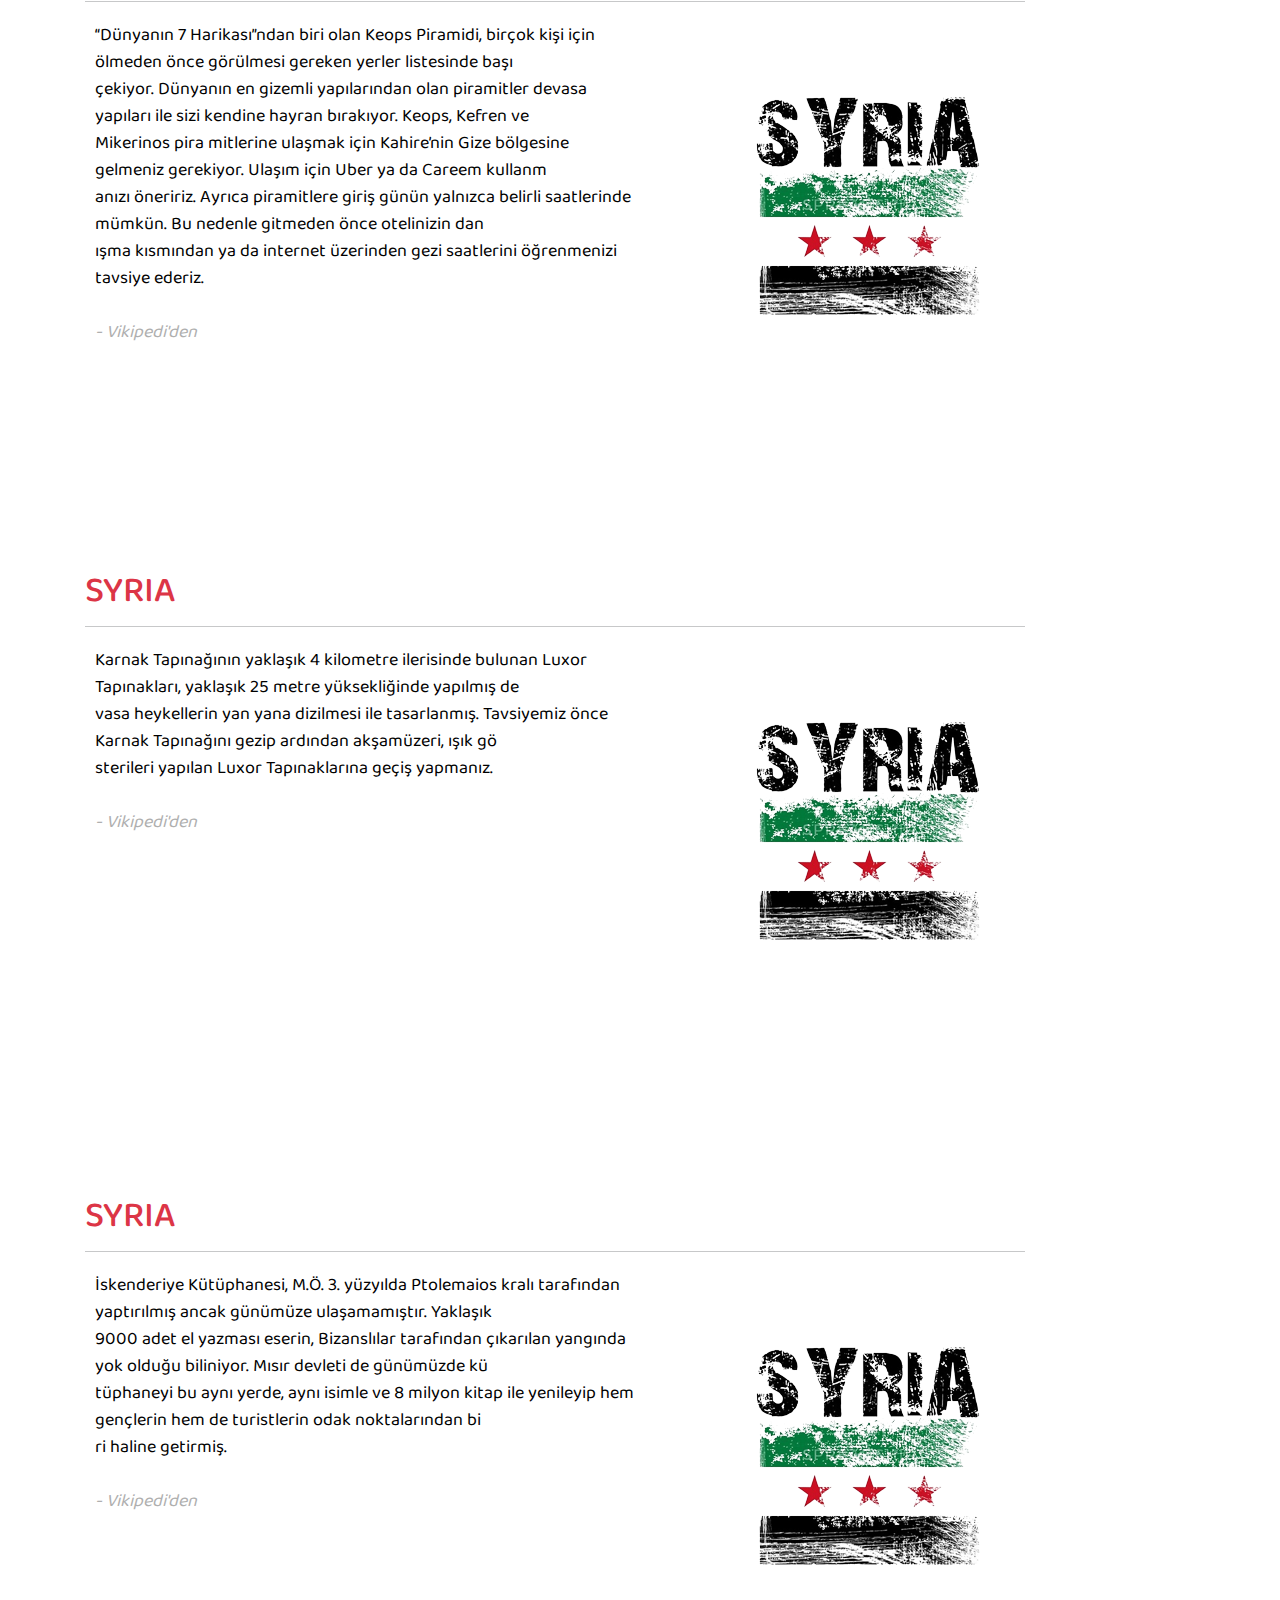
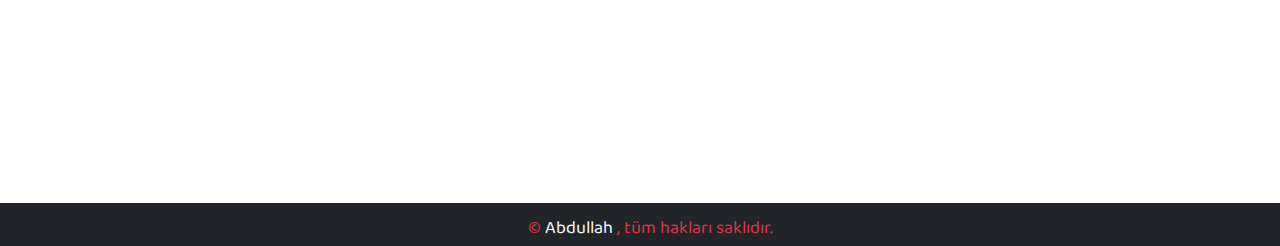
<file: şehrim.html>
<!DOCTYPE html>
<html lang="Tr">
<head>
    <meta charset="UTF-8">
    <meta http-equiv="X-UA-Compatible" content="IE=edge">
    <meta name="viewport" content="width=device-width, initial-scale=1.0">
    <title>ABDULLAH</title>
    <meta name="viewport" content="width=device-width, initial-scale=1">
    <link href="https://cdn.jsdelivr.net/npm/bootstrap@5.1.3/dist/css/bootstrap.min.css" rel="stylesheet">
    <script src="https://cdn.jsdelivr.net/npm/bootstrap@5.1.3/dist/js/bootstrap.bundle.min.js"></script>
    <link rel="stylesheet" href="CSS/şehrim.css">
    <link rel="stylesheet" href="CSS/normalize.css">
    <link rel="preconnect" href="https://fonts.googleapis.com">
    <link rel="preconnect" href="https://fonts.gstatic.com" crossorigin>
    <link rel="preconnect" href="https://fonts.googleapis.com">
<link rel="preconnect" href="https://fonts.gstatic.com" crossorigin>
<link href="https://fonts.googleapis.com/css2?family=Baloo+Chettan+2:wght@400;600;700&family=Roboto:wght@100&family=Work+Sans:wght@200;300;400;500;600;700;800&display=swap" rel="stylesheet">
</head>
<body>
  <header>
  <nav class="navbar navbar-expand-lg navbar-dark bg-dark">
    <div id="misir" class="me-auto">
      <a href="#"> <img src="images/flat,750x,075,f-pad,750x1000,f8f8f8.jpg" alt="" style="width: 50px"
          class="rounded-pill"><a href="#hakkında"><span class="moataz">A B D U L L A H</span></a></a>
    </div>
    <button class="navbar-toggler" type="button" data-bs-toggle="collapse" data-bs-target="#navbarNav"
      aria-controls="navbarNav" aria-expanded="false" aria-label="Toggle navigation">
      <span class="navbar-toggler-icon"></span>
    </button>
    <div class="collapse navbar-collapse" id="navbarNav">
      <ul class="navbar-nav">
        <li class="nav-item">
          <a class="ana nav-link text-danger" href="index.html">AnaSayfa</a>
        </li>
        <li class="nav-item">
          <a class="hakkında nav-link text-danger" href="hakkında.html">Hakkında</a>
        </li>
        <li class="nav-item">
          <a class="şehrim nav-link text-danger" href="şehrim.html">Şehrim</a>
        </li>
        <li class="nav-item">
          <a class="mirasim nav-link text-danger" href="mirasim.html">Mirasim</a>
        </li>
        <li class="nav-item">
          <a class="ilgi nav-link text-danger " href="ilgiAlanlar.html">İlgi alanlar</a>
        </li>
        <li class="nav-item">
          <a class="cv nav-link text-danger " href="cv.html">CV</a>
        </li>
        <li class="nav-item">
          <a class="iletişim nav-link text-danger " href="iletişim.html">İletişim</a>
        </li>
      </ul>
    </div>
    <div class="ms-auto">
      <a href="login.html">
        <form class="giriş">
          <button class="btn btn-danger" type="button">Giriş Yap</button>
        </form>
      </a>
    </div>
  </nav>
</header>
    <section class="photos">
      <div id="demo" class="carousel slide" data-bs-ride="carousel">
    
        <ol class="carousel-indicators">
          <li data-bs-target="#demo" data-bs-slide-to="0" class="active"></li>
          <li data-bs-target="#demo" data-bs-slide-to="1"></li>
          <li data-bs-target="#demo" data-bs-slide-to="2"></li>
        </ol>
    
        <div class="carousel-inner">
          <div class="carousel-item active">
            <a href="#kahire-photo">
              <img src="images/misir-piramitleri.jpg" alt="Los Angeles" class="d-block w-100">
            </a>
          </div>
          <div class="carousel-item">
            <a href="#luxor-photo">
              <img src="images/luxor-tapinaklari.jpg" alt="Chicago" class="d-block w-100">
            </a>
          </div>
          <div class="carousel-item">
            <a href="#iskenderiye-photo">
              <img src="images/iskenderiye-kutuphanesi.jpg" alt="New York" class="d-block w-100">
            </a>
          </div>
        </div>
    
        <button class="carousel-control-prev" type="button" data-bs-target="#demo" data-bs-slide="prev">
          <span class="carousel-control-prev-icon"></span>
        </button>
        <button class="carousel-control-next" type="button" data-bs-target="#demo" data-bs-slide="next">
          <span class="carousel-control-next-icon"></span>
        </button>
      </div>
    </section>

    <br><br>
    <section>
      <div class="container mt-5">
        <div class="row">
          <div class="col-lg-6">
            <a href="hakkında.html">
              <h1 class="hakk">SYRIA</h1>
            </a>
            <hr class="line">
            <span class="Mısır-metin">
              Mısır ya da resmî adıyla Mısır Arap Cumhuriyeti, Afrika ile Asya kıtalarının kesişiminde yer alan bir ülkedir.
              Kuzey Afrika'nın nüfusu en büyük olan ülkesidir. Nüfusunun büyük bir bölümü Nil Nehri boyunca yerleşmiştir.
              Akdeniz ve Kızıldeniz'e kıyısı bulunan Mısır'ın batısında Libya, güneyinde ise Sudan yer almaktadır.
              Mısır, Asya kıtasında yer alan kısmı Sina Yarımadası üzerinden Filistin komşudur.
              Mısır'dan geçen Nil Nehri, sularını Akdeniz'e boşaltmaktadır. Medeniyetin beşiği olarak bilinen, Orta Doğu'da
              bulunan bir ülkedir. Ülke, <mark>1.010.000 km²</mark> kapsayan bir toprak parçasına ve 2021 yılında yaklaşık
              <mark>102 milyon</mark> nüfusa sahiptir.
            </span>
            <br><br>
            <cite><a href="https://tr.wikipedia.org/wiki/M%C4%B1s%C4%B1r"><span class="vikipedi">-
                  Vikipedi'den</span></a></cite>
          </div>
          <div class="col-lg-6">
            <img id="" src="images/egypt-modern-vector-19048373-removebg-preview.png" class="rounded" alt="MISIR">
          </div>
        </div>
      </div>
    </section>

    <section>
      <div class="container mt-5">
        <div class="row">
          <div class="col-lg-6">
            <a href="hakkında.html">
              <h1 class="hakk">SYRIA</h1>
            </a>
            <hr class="line">
            <span class="Mısır-metin">
              “Dünyanın 7 Harikası”ndan biri olan Keops Piramidi, birçok kişi için ölmeden
            önce görülmesi gereken yerler listesinde başı <br> çekiyor. Dünyanın en gizemli 
            yapılarından olan piramitler devasa yapıları ile sizi kendine hayran bırakıyor. 
            Keops, Kefren ve <br> Mikerinos pira mitlerine ulaşmak için Kahire’nin Gize bölgesine 
            gelmeniz gerekiyor. Ulaşım için Uber ya da Careem kullanm <br> anızı öneririz. Ayrıca
            piramitlere giriş günün yalnızca belirli saatlerinde mümkün. Bu nedenle gitmeden
            önce otelinizin dan <br> ışma kısmından ya da internet üzerinden gezi saatlerini öğrenmenizi
            tavsiye ederiz.
            </span>
            <br><br>
            <cite><a href="https://tr.wikipedia.org/wiki/M%C4%B1s%C4%B1r"><span class="vikipedi">-
                  Vikipedi'den</span></a></cite>
          </div>
          <div class="col-lg-6">
            <img id="" src="images/egypt-modern-vector-19048373-removebg-preview.png" class="rounded" alt="MISIR">
          </div>
        </div>
      </div>
    </section>


    <section>
      <div class="container mt-5">
        <div class="row">
          <div class="col-lg-6">
            <a href="hakkında.html">
              <h1 class="hakk">SYRIA</h1>
            </a>
            <hr class="line">
            <span class="Mısır-metin">
                Karnak Tapınağının yaklaşık 4 kilometre ilerisinde bulunan Luxor Tapınakları, yaklaşık 25 metre
                yüksekliğinde yapılmış de <br> vasa heykellerin yan yana dizilmesi ile tasarlanmış. Tavsiyemiz
                önce Karnak Tapınağını gezip ardından akşamüzeri, ışık gö <br> sterileri yapılan Luxor Tapınaklarına geçiş yapmanız.
            </span>
            <br><br>
            <cite><a href="https://tr.wikipedia.org/wiki/M%C4%B1s%C4%B1r"><span class="vikipedi">-
                  Vikipedi'den</span></a></cite>
          </div>
          <div class="col-lg-6">
            <img id="" src="images/egypt-modern-vector-19048373-removebg-preview.png" class="rounded" alt="MISIR">
          </div>
        </div>
      </div>
    </section>
    <section>
      <div class="container mt-5">
        <div class="row">
          <div class="col-lg-6">
            <a href="hakkında.html">
              <h1 class="hakk">SYRIA</h1>
            </a>
            <hr class="line">
            <span class="Mısır-metin">
              İskenderiye Kütüphanesi, M.Ö. 3. yüzyılda Ptolemaios kralı tarafından yaptırılmış ancak günümüze ulaşamamıştır.
              Yaklaşık <br> 9000 adet el yazması eserin, Bizanslılar tarafından çıkarılan yangında yok olduğu biliniyor.
              Mısır devleti de günümüzde kü <br> tüphaneyi bu aynı yerde, aynı isimle ve 8 milyon kitap ile yenileyip
              hem gençlerin hem de turistlerin odak noktalarından bi <br> ri haline getirmiş.
            </span>
            <br><br>
            <cite><a href="https://tr.wikipedia.org/wiki/M%C4%B1s%C4%B1r"><span class="vikipedi">-
                  Vikipedi'den</span></a></cite>
          </div>
          <div class="col-lg-6">
            <img id="" src="images/egypt-modern-vector-19048373-removebg-preview.png" class="rounded" alt="MISIR">
          </div>
        </div>
      </div>
    </section>
    <br> <br>
    <footer>
        <nav class="navbar navbar-expand-sm bg-dark mt-1">
            <div class="container-fluid">
                <div class="mx-auto">
                    <span  class="text-danger">&copy;   </span> <span class="text-light"> Abdullah</span> <span class="text-danger">, tüm hakları saklıdır.</span>
                </div>
                
            </div>
        </nav>
    </footer>
</body>
</html>
</file>
<file: CSS/ana.css>
@import url("https://fonts.googleapis.com/css2?family=Baloo+Chettan+2:wght@400;600;700&family=Roboto:wght@100&family=Work+Sans:wght@200;300;400;500;600;700;800&display=swap");
* {
  -webkit-box-sizing: border-box;
  -moz-box-sizing: border-box;
  box-sizing: border-box;
}
body {
  font-family: "Baloo Chettan 2", cursive;
  font-size: 18px;
  /* overflow-x: hidden; */
}

ul {
  list-style: none;
}
.container {
  padding-left: 15px;
  padding-right: 15px;
  margin-left: auto;
  margin-right: auto;
}
/* Small */
@media (min-width: 768px) {
  .container {
    width: 750px;
  }
}
/* Medium */
@media (min-width: 992px) {
  .container {
    width: 970px;
  }
}
/* Large */
@media (min-width: 1200px) {
  .container {
    width: 1170px;
  }
}

li a:hover {
  background-color: white;
}

a {
  text-decoration: none;
}

li a.ana:link {
  background-color: white;
}

ul li {
  margin-left: 20px;
}

.giriş {
  margin-right: 50px;
}

#misir {
  margin-left: 50px;
}

span {
  color: white;
  position: relative;
  top: 3px;
  left: 10px;
}

h1.hakk {
  color: #333;
}

#mshakkında {
  margin: -180px 10px 0px 1000px;
}

.moataz:hover {
  color: red;
  cursor: pointer;
}

.container p {
  font-family: "Baloo Chettan 2", cursive;
  font-size: 16.5px;
}

strong a {
  color: red;
}

.line {
  width: 890px;
  margin-top: -8px;
}
</file>
<file: CSS/cv.css>
*{
  -webkit-box-sizing: border-box;
  -moz-box-sizing: border-box;
  box-sizing: border-box;
}
body {
  font-family: 'Baloo Chettan 2', cursive;
  font-size: 18px;
}

ul {
list-style: none;
}
.container {
padding-left: 15px;
padding-right: 15px;
margin-left: auto;
margin-right: auto;
}
/* Small */
@media (min-width: 768px) {
.container {
  width: 750px;
}
}
/* Medium */
@media (min-width: 992px) {
.container {
  width: 970px;
}
}
/* Large */
@media (min-width: 1200px) {
.container {
  width: 1170px;
}
}


li a:hover {
background-color: white;

}

a {
text-decoration: none;
}

li a.cv:link {
background-color: white;  
}

ul li {
margin-left: 20px;
}

.giriş {
margin-right: 50px;
}

#misir {
margin-left: 50px;
}

span.header {
color: white;
position: relative;
top: 3px;
left: 10px;
}

section.A4 {
border: 2px solid white;
padding: 3px;
width: 60%;
height: 1300px;
display: block;
margin-left: auto;
margin-right: auto;
}

.container-mid-section {
  display: block;
  margin-left: auto;
  margin-right: auto;
}

span.Moataz-heading {
        color: black;
        font-size: 40px;
        margin-left: -40px
}

.border-department {
  border: 2px #ededed solid;
  background-color: #ededed;
  border-radius: 6px;
  padding: 2px 3px;
  width: 225px;
  margin-left: 4px;
}

.profile {
  margin-left: 80px;
}

.text-profile {
        margin-left: 300px;
}

.metin {
  text-align: center;
}


h1.title {
  color: #333;
}

#mshakkında {
margin: -180px 0px 0px 1000px;
}

.moataz:hover {
  color: red;
}

strong a {
color: red;
}

.linehak {
  width: 180px;
  margin-top: -8px;
}

.rounded-pill {
  border-radius: 9rem!important;
}

a img.personalimg {
  height: 235px;
  display: block;
  margin-left: auto;
  margin-right: auto;
  
}

.container-info {
  display: flex;
}

div aside {
  margin-left: 100px;
}

div.center span {
  display: flex;
  flex-direction: column;
  justify-content: space-between;
  margin-left: 50px;
  margin-top: -13px;
  height: 34px;
}

div.center{
  margin-left: 230px;
    margin-top: 60px;
}







aside span {
  color: black;
  padding: 4px;
}

div.progress {
  margin-top: 20px;
  margin-left: 67px;
  margin-right: -200px;
  width: 400px;
}

.container-mid-section {
  display: flex;
  justify-content: center;
}

.container-mid-section img.rounded-pill, .container-end-section img.rounded-pill {
  border-radius: 4rem!important;
}

span.text {
  color: white;
  font-family: Impact, Haettenschweiler, 'Arial Narrow Bold', sans-serif;
  font-size: 25px;
}

span.text1 {
  color: white;
  font-family: Impact, Haettenschweiler, 'Arial Narrow Bold', sans-serif;
  font-size: 25px;
  margin-right: 13px;
}

span.text2 {
  color: white;
  font-family: Impact, Haettenschweiler, 'Arial Narrow Bold', sans-serif;
  font-size: 25px;
  margin-right: 17px;
}

.container-text {
  display: flex;
  justify-content: space-around;
  margin-left: -40px;
  margin-top: -70px;
}

.yüzme {
  width: 400px;
  height: 400px;
  margin-top: 50px;
  padding: 20px;
}

.yüzme2 {
  width: 400px;
  height: 400px;
  margin-top: 50px;
  padding: 20px;
}

.yüzme3 {
  width: 400px;
  height: 400px;
  margin-top: 50px;
  padding: 20px;
}

.container-end-section {
  display: flex;
  justify-content: center;
} 

.line-etkin {
  width: 165px;
  margin-top: -8px;
}
</file>
<file: CSS/hakkında.css>
* {
  -webkit-box-sizing: border-box;
  -moz-box-sizing: border-box;
  box-sizing: border-box;
}
body {
  font-family: "Baloo Chettan 2", cursive;
  font-size: 18px;
  /* overflow-x: hidden; */
}

ul {
  list-style: none;
}
.container {
  padding-left: 15px;
  padding-right: 15px;
  margin-left: auto;
  margin-right: auto;
}
/* Small */
@media (min-width: 768px) {
  .container {
    width: 750px;
  }
}
/* Medium */
@media (min-width: 992px) {
  .container {
    width: 970px;
  }
}
/* Large */
@media (min-width: 1200px) {
  .container {
    width: 1170px;
  }
}

li a:hover {
  background-color: white;
}

a {
  text-decoration: none;
}

li a.hakkında:link {
  background-color: white;
}

ul li {
  margin-left: 20px;
}

.giriş {
  margin-right: 50px;
}

#misir {
  margin-left: 50px;
}

span {
  color: white;
  position: relative;
  top: 3px;
  left: 10px;
}

h1.title {
  color: #333;
}

#mshakkında {
  margin: -180px 0px 0px 1000px;
}

.moataz:hover {
  color: red;
}

strong a {
  color: red;
}

.linehak {
  width: 180px;
  margin-top: -8px;
}

.rounded-pill {
  border-radius: 9rem !important;
}

a img.personalimg {
  height: 235px;
  margin-left: -30px;
  margin-top: 30px;
}

.container-info {
  display: flex;
}

div aside {
  border: 2px #e5e5e5 solid;
  border-radius: 15px;
  background-color: #e5e5e5;
  padding: 10px;
  width: 1500px;
  height: 300px;
  margin-left: 185px;
  margin-right: -150px;
}

div.center span {
  display: flex;
  flex-direction: column;
  justify-content: space-between;
  margin-left: 50px;
  margin-top: -13px;
  height: 34px;
}

div.progress {
  margin-top: 20px;
  margin-left: 67px;
  margin-right: -200px;
}

div.rightside {
  display: flex;
  flex-direction: column;
  justify-content: space-between;
  margin-left: 180px;
  margin-top: -13px;
  height: 194px;
}

div.rightside span.linux {
  color: #dc3546;
}

div.rightside span.front {
  color: black;
}

div.rightside span#tasarım {
  color: #0dcaf0;
}

aside span {
  color: black;
  padding: 4px;
}

div.metin {
  padding-top: 25px;
  font-size: 1rem;
  display: flex;
  /* background-color: #333; */
}
span.cv {
  color: black;
}
.line-hobi {
  width: 160px;
  margin-top: -8px;
}

.container-mid-section {
  display: flex;
  justify-content: center;
}

.container-mid-section img.rounded-pill,
.container-end-section img.rounded-pill {
  border-radius: 4rem !important;
}

span.text {
  color: black;
  font-family: Impact, Haettenschweiler, "Arial Narrow Bold", sans-serif;
  font-size: 25px;
  left: 128px;
}

span.text1 {
  color: black;
  font-family: Impact, Haettenschweiler, "Arial Narrow Bold", sans-serif;
  font-size: 25px;
  margin-right: 13px;
  left: 100px;
}

span.text2 {
  color: black;
  font-family: Impact, Haettenschweiler, "Arial Narrow Bold", sans-serif;
  font-size: 25px;
  margin-right: 13px;
  left: 160px;
}

span.text3 {
  color: black;
  font-family: Impact, Haettenschweiler, "Arial Narrow Bold", sans-serif;
  font-size: 25px;
  margin-left: 40px;
  left: 128px;
}

span.text4 {
  color: black;
  font-family: Impact, Haettenschweiler, "Arial Narrow Bold", sans-serif;
  font-size: 25px;
  margin-left: 13px;
  left: 128px;
}

span.text5 {
  color: black;
  font-family: Impact, Haettenschweiler, "Arial Narrow Bold", sans-serif;
  font-size: 25px;
  margin-right: 17px;
  left: 200px;
}

.container-text {
  display: flex;
  justify-content: space-around;
  margin-left: -40px;
  margin-top: -70px;
}

.yüzme {
  width: 400px;
  height: 400px;
  margin-top: 50px;
  padding: 20px;
}

.yüzme2 {
  width: 400px;
  height: 400px;
  margin-top: 50px;
  padding: 20px;
}

.yüzme3 {
  width: 400px;
  height: 400px;
  margin-top: 50px;
  padding: 20px;
}

.container-end-section {
  display: flex;
  justify-content: center;
}

.line-etkin {
  width: 165px;
  margin-top: -8px;
}
</file>
<file: CSS/ilgiAlanlar.css>
* {
  -webkit-box-sizing: border-box;
  -moz-box-sizing: border-box;
  box-sizing: border-box;
}
body {
  font-family: "Baloo Chettan 2", cursive;
  font-size: 18px;
  /* overflow-x: hidden; */
}

ul {
  list-style: none;
}
.container {
  padding-left: 15px;
  padding-right: 15px;
  margin-left: auto;
  margin-right: auto;
}
/* Small */
@media (min-width: 768px) {
  .container {
    width: 750px;
  }
}
/* Medium */
@media (min-width: 992px) {
  .container {
    width: 970px;
  }
}
/* Large */
@media (min-width: 1200px) {
  .container {
    width: 1170px;
  }
}

li a:hover {
  background-color: white;
}

a {
  text-decoration: none;
}

li a.ilgi:link {
  background-color: white;
}

ul li {
  margin-left: 20px;
}

.giriş {
  margin-right: 50px;
}

#misir {
  margin-left: 50px;
}

span {
  color: white;
  position: relative;
  top: 3px;
  left: 10px;
}

h1.hakk {
  color: #dc3546;
}

span.Mısır-metin {
  color: black;
}

#mshakkında {
  margin: -240px 0px 0px 1000px;
}

.moataz:hover {
  color: red;
}

strong a {
  color: red;
}

.line {
  width: 940px;
  margin-top: -8px;
}

section.photos {
  width: 50%;
  margin-left: 480px;
  padding-top: 40px;
}

aside.photos {
  display: flex;
  flex-direction: column;
  padding: 20px;
  justify-content: space-between;
  border: 1px white solid;
  float: right;
  margin-right: 140px;
  margin-top: 100px;
}

div.carousel-inner {
  border-radius: 75px;
}

span.vikipedi {
  color: #afafaf;
}

div h1.mısır-gezilecek {
  color: #333;
}

h3.kahire {
  color: #c9954a;
}

#kahire-photo {
  margin: -240px 0px 0px 1000px;
  width: 400px;
  height: 230px;
}

span.el-Ezher-metin {
  color: black;
}

h3.luxor {
  color: #c9954a;
}

#luxor-photo {
  margin: -240px 0px 0px 1000px;
  width: 400px;
  height: 230px;
}

h3.iskenderiye {
  color: #c9954a;
}

#iskenderiye-photo {
  margin: -240px 0px 0px 1000px;
  width: 400px;
  height: 230px;
}

hr.separation {
  width: 1400px;
  margin-left: 380px;
}
</file>
<file: CSS/login.css>
* {
  -webkit-box-sizing: border-box;
  -moz-box-sizing: border-box;
  box-sizing: border-box;
}
body {
  font-family: "Baloo Chettan 2", cursive;
  font-size: 18px;
  /* overflow-x: hidden; */
}

ul {
  list-style: none;
}
.container {
  padding-left: 15px;
  padding-right: 15px;
  margin-left: auto;
  margin-right: auto;
}
/* Small */
@media (min-width: 768px) {
  .container {
    width: 750px;
  }
}
/* Medium */
@media (min-width: 992px) {
  .container {
    width: 970px;
  }
}
/* Large */
@media (min-width: 1200px) {
  .container {
    width: 1170px;
  }
}

li a:hover {
  background-color: white;
}

a {
  text-decoration: none;
}

/* li a.şehrim:link {
background-color: white; 
} */

ul li {
  margin-left: 20px;
}

.giriş {
  margin-right: 50px;
}

#misir {
  margin-left: 50px;
}

span {
  color: white;
  position: relative;
  top: 3px;
  left: 10px;
}

.moataz:hover {
  color: red;
}

strong a {
  color: red;
}

.line {
  width: 940px;
  margin-top: -8px;
}

a img.personalimg {
  width: 100px;
}

form[method="post"] {
  width: 25%;
  border: 3px solid #f1f1f1;
  border-radius: 8px;
  background-color: #f1f1f1;
  margin-left: 725px;
}

input[type="text"],
input[type="password"] {
  width: 34%;
  padding: 12px 20px;
  margin: 8px 0;
  display: inline-block;
  border: 1px solid #ccc;
  border-radius: 8px;
  box-sizing: border-box;
  display: flex;
}

label b {
  color: #858585;
}

button[type="submit"] {
  background-color: black;
  color: white;
  padding: 14px 20px;
  margin: 8px 0;
  border: none;
  border-radius: 8px;
  cursor: pointer;
  width: 34%;
}

span.error {
  color: #ff0000;
}

button:hover {
  opacity: 0.8;
}

button.Reset {
  width: auto;
  padding: 10px 18px;
  background-color: white;
  background-color: #f1f1f1;
}

button.Reset:hover {
  color: #dc3546;
}

.imgcontainer {
  text-align: center;
  margin: 24px 0 12px 0;
}

img.avatar {
  width: 40%;
  border-radius: 50%;
}

.container {
  padding: 16px;
  margin-left: 28px;
}

span.şifre {
  /* float: right; */
  padding-top: 16px;
  margin-left: 170px;
  color: black;
}

b {
  margin-left: 8px;
}

/* Change styles for span and cancel button on extra small screens */
@media screen and (max-width: 300px) {
  span.şifre {
    display: block;
    float: none;
  }
  .Reset {
    width: 100%;
  }
}
</file>
<file: CSS/mirasim.css>
* {
  -webkit-box-sizing: border-box;
  -moz-box-sizing: border-box;
  box-sizing: border-box;
}
body {
  font-family: "Baloo Chettan 2", cursive;
  font-size: 18px;
  /* overflow-x: hidden; */
}

ul {
  list-style: none;
}
.container {
  padding-left: 15px;
  padding-right: 15px;
  margin-left: auto;
  margin-right: auto;
}
/* Small */
@media (min-width: 768px) {
  .container {
    width: 750px;
  }
}
/* Medium */
@media (min-width: 992px) {
  .container {
    width: 970px;
  }
}
/* Large */
@media (min-width: 1200px) {
  .container {
    width: 1170px;
  }
}

li a:hover {
  background-color: white;
}

a {
  text-decoration: none;
}

li a.mirasim:link {
  background-color: white;
}

ul li {
  margin-left: 20px;
}

.giriş {
  margin-right: 50px;
}

#misir {
  margin-left: 50px;
}

span {
  color: white;
  position: relative;
  top: 3px;
  left: 10px;
}

h1.hakk {
  color: #dc3546;
}

span.Mısır-metin {
  color: black;
}

#mshakkında {
  margin: -240px 0px 0px 1000px;
}

.moataz:hover {
  color: red;
}

strong a {
  color: red;
}

.line {
  width: 940px;
  margin-top: -8px;
}

section.photos {
  width: 50%;
  margin: auto;
  padding-top: 40px;
}

aside.photos {
  display: flex;
  flex-direction: column;
  padding: 20px;
  justify-content: space-between;
  border: 1px white solid;
  height: 1090px;
  float: right;
  margin-right: 140px;
  margin-top: 100px;
}

div.carousel-inner {
  border-radius: 75px;
}

span.vikipedi {
  color: #afafaf;
}

div h1.mısır-gezilecek {
  color: #333;
}

h3.kahire {
  color: #c9954a;
}

#kahire-photo {
  margin: -240px 0px 0px 1000px;
  width: 400px;
  height: 230px;
}

span.el-Ezher-metin {
  color: black;
}

h3.luxor {
  color: #c9954a;
}

#luxor-photo {
  margin: -240px 0px 0px 1000px;
  width: 400px;
  height: 230px;
}

h3.iskenderiye {
  color: #c9954a;
}

#iskenderiye-photo {
  margin: -240px 0px 0px 1000px;
  width: 400px;
  height: 230px;
}

hr.separation {
  width: 1400px;
  margin-left: 380px;
}
</file>
<file: CSS/şehrim.css>
*{
  -webkit-box-sizing: border-box;
  -moz-box-sizing: border-box;
  box-sizing: border-box;
}
body {
  font-family: 'Baloo Chettan 2', cursive;
  font-size: 18px;
}

ul {
list-style: none;
}
.container {
padding-left: 15px;
padding-right: 15px;
margin-left: auto;
margin-right: auto;
}
/* Small */
@media (min-width: 768px) {
.container {
  width: 750px;
}
}
/* Medium */
@media (min-width: 992px) {
.container {
  width: 970px;
}
}
/* Large */
@media (min-width: 1200px) {
.container {
  width: 1170px;
}
}


li a:hover {
background-color: white;

}

a {
text-decoration: none;
}

li a.şehrim:link {
background-color: white; 
}

ul li {
margin-left: 20px;
}

.giriş {
margin-right: 50px;
}

#misir {
margin-left: 50px;
}

span {
color: white;
position: relative;
top: 3px;
left: 10px;
}

h1.hakk {
  color: #dc3546;
}

span.Mısır-metin {
  color: black;
}

/* #mshakkında {
margin: -240px 0px 0px 1000px;


} */

.moataz:hover {
  color: red;
}

strong a {
color: red;
}

.line{
  width: 940px;
  margin-top: -8px;
}

span.vikipedi {
  color: #AFAFAF;
}
 
div h1.mısır-gezilecek {
  color: #333;
}

h3.kahire {
  color: #c9954a;
}

#kahire-photo {
  margin: -240px 0px 0px 1000px;
  width: 400px;
    height: 230px;

}

span.kahire-metin {
  color: black;
}

h3.luxor {
  color: #c9954a;
}

#luxor-photo {
  margin: -240px 0px 0px 1000px;
    width: 400px;
    height: 230px;
}

h3.iskenderiye {
  color: #c9954a;
}


#iskenderiye-photo {
  margin: -240px 0px 0px 1000px;
  width: 400px;
  height: 230px;
}

hr.separation {
  width: 1400px;
  margin-left: 380px;
}
</file>
